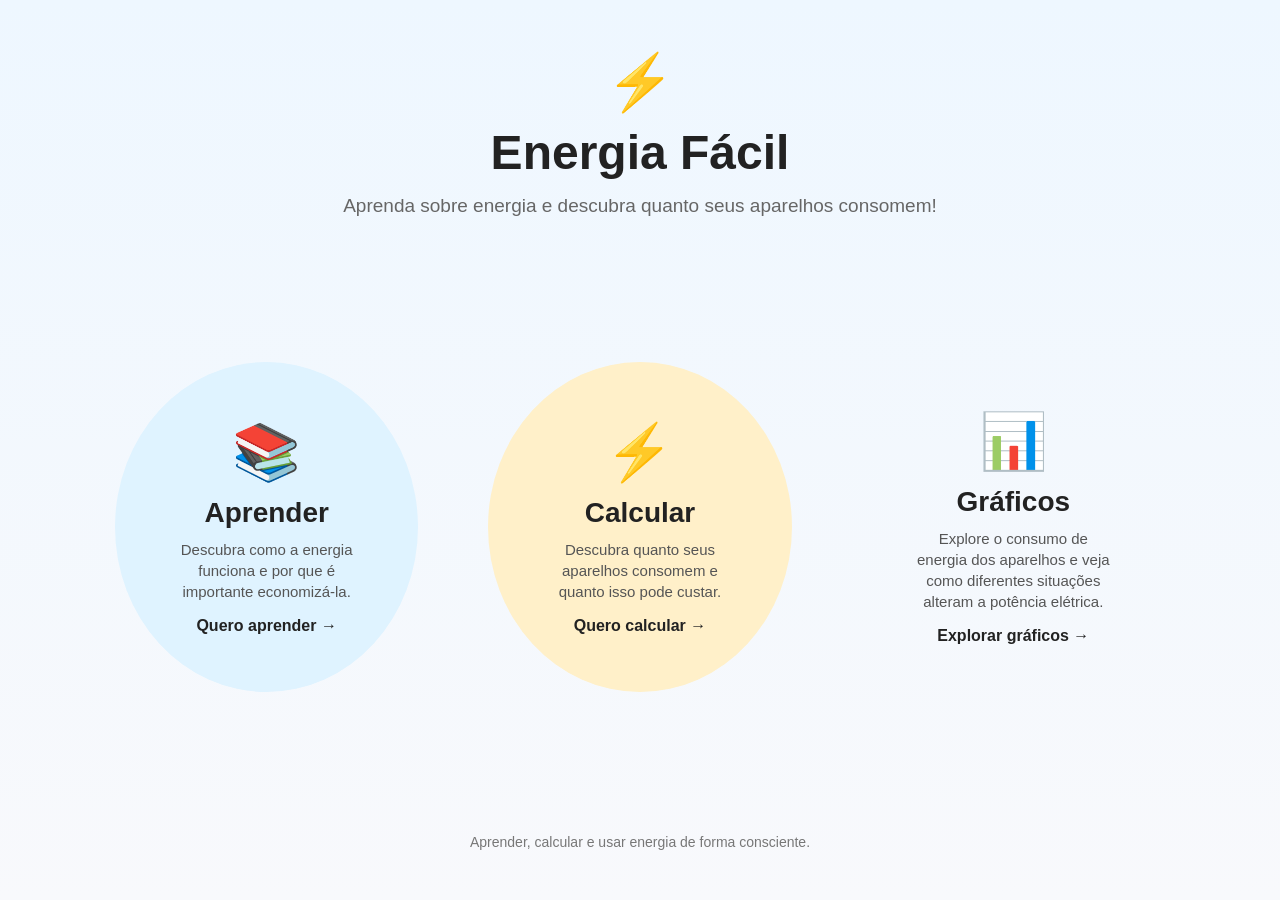
<file: Bolsa2/index.html>
<!DOCTYPE html>
<html lang="pt-BR">

<head>
    <meta charset="UTF-8">
    <meta name="viewport" content="width=device-width, initial-scale=1.0">

    <title>Energia Fácil</title>

    <link rel="stylesheet" href="css/style.css">
    <link rel="stylesheet" href="css/home.css">
</head>

<body class="home">

    <main class="home-container">
        
        <!-- APRESENTAÇÃO -->
        <section class="home-intro">

            <div class="home-icon">
                ⚡
            </div>

            <h1>Energia Fácil</h1>

            <p>
                Aprenda sobre energia e descubra quanto seus aparelhos consomem!
            </p>

        </section>


        <!-- OPÇÕES PRINCIPAIS -->
        <section class="home-opcoes">

            <!-- PÁGINA TEÓRICA -->
            <a href="html/teoria.html" class="opcao-circulo teoria">

                <div class="opcao-icone">
                    📚
                </div>

                <h2>Aprender</h2>

                <p>
                    Descubra como a energia funciona
                    e por que é importante economizá-la.
                </p>

                <span class="opcao-link">
                    Quero aprender →
                </span>

            </a>


            <!-- CALCULADORA -->
            <a href="html/calculadora.html" class="opcao-circulo calculadora">

                <div class="opcao-icone">
                    ⚡
                </div>

                <h2>Calcular</h2>

                <p>
                    Descubra quanto seus aparelhos
                    consomem e quanto isso pode custar.
                </p>

                <span class="opcao-link">
                    Quero calcular →
                </span>

            </a>


            <!-- SIMULAÇÃO GRÁFICA -->
            <a href="html/graficos.html" class="opcao-circulo graficos">

                <div class="opcao-icone">
                    📊
                </div>

                <h2>Gráficos</h2>

                <p>
                    Explore o consumo de energia dos aparelhos
                    e veja como diferentes situações alteram
                    a potência elétrica.
                </p>

                <span class="opcao-link">
                    Explorar gráficos →
                </span>

            </a>

        </section>


        <!-- RODAPÉ -->
        <footer class="home-footer">

            <p>
                Aprender, calcular e usar energia de forma consciente.
            </p>

        </footer>

    </main>

</body>

</html>
</file>
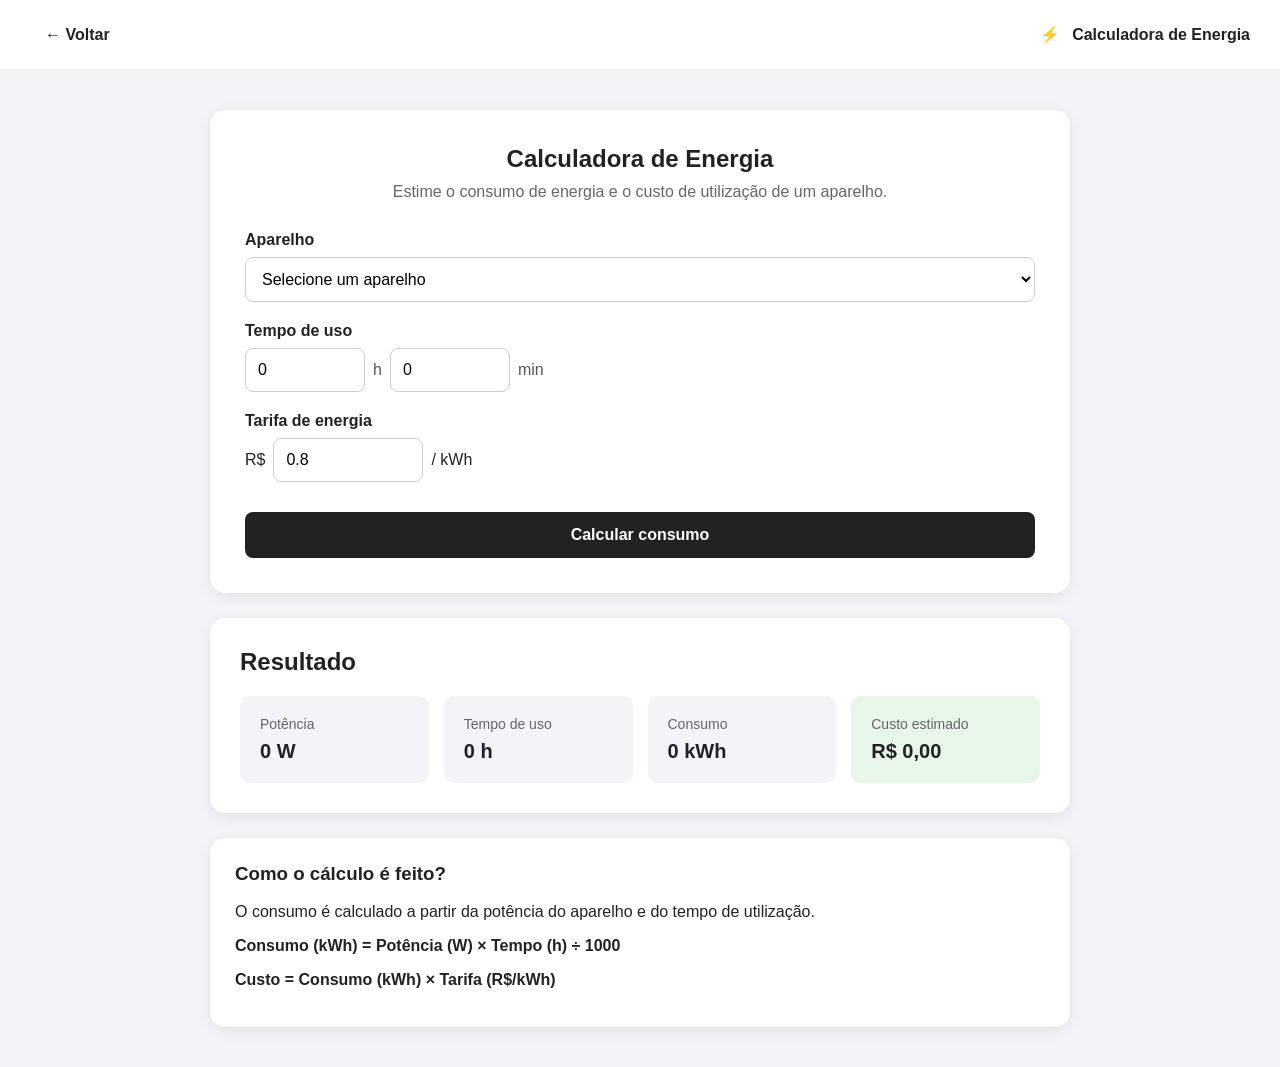
<file: Bolsa2/html/calculadora.html>
<!DOCTYPE html>
<html lang="pt-BR">

<head>
    <meta charset="UTF-8">
    <meta name="viewport" content="width=device-width, initial-scale=1.0">

    <title>Calculadora de Energia</title>

    <link rel="stylesheet" href="../css/style.css">
    <link rel="stylesheet" href="../css/calculadora.css">
</head>

<body>

    <header class="pagina-header">

        <a href="../index.html" class="voltar">
            ← Voltar
        </a>

        <div>
            <span class="header-icone">⚡</span>
            <span>Calculadora de Energia</span>
        </div>

    </header>


    <main class="container">

        <!-- CALCULADORA -->
        <section class="card">

            <h1>Calculadora de Energia</h1>

            <p class="descricao">
                Estime o consumo de energia e o custo de utilização de um aparelho.
            </p>


            <div class="formulario">

                <!-- APARELHO -->
                <div class="campo">

                    <label for="aparelho">
                        Aparelho
                    </label>

                    <select id="aparelho">

                        <option value="">
                            Selecione um aparelho
                        </option>

                        <option value="geladeira">
                            Geladeira
                        </option>

                        <option value="chuveiro">
                            Chuveiro
                        </option>

                        <option value="forno">
                            Forno elétrico
                        </option>

                        <option value="freezer">
                            Freezer
                        </option>

                        <option value="airfryer">
                            Air Fryer
                        </option>

                        <option value="microondas">
                            Micro-ondas
                        </option>

                        <option value="televisao">
                            Televisão
                        </option>

                        <option value="computador">
                            Computador
                        </option>

                        <option value="ventilador">
                            Ventilador
                        </option>

                        <option value="arcondicionado">
                            Ar-condicionado
                        </option>

                    </select>

                </div>


                <!-- TEMPO -->
                <div class="campo">

                    <label for="horas">
                        Tempo de uso
                    </label>

                    <div class="tempo">

                        <input
                            type="number"
                            id="horas"
                            min="0"
                            value="0"
                            placeholder="Horas"
                        >

                        <span>h</span>


                        <input
                            type="number"
                            id="minutos"
                            min="0"
                            max="59"
                            value="0"
                            placeholder="Minutos"
                        >

                        <span>min</span>

                    </div>

                </div>


                <!-- TARIFA -->
                <div class="campo">

                    <label for="tarifa">
                        Tarifa de energia
                    </label>

                    <div class="tarifa">

                        <span>R$</span>

                        <input
                            type="number"
                            id="tarifa"
                            value="0.80"
                            min="0"
                            step="0.01"
                        >

                        <span>/ kWh</span>

                    </div>

                </div>


                <!-- BOTÃO -->
                <button id="btnCalcular">
                    Calcular consumo
                </button>

            </div>

        </section>


        <!-- RESULTADO -->
        <section class="resultado" id="resultado">

            <h2>Resultado</h2>

            <div class="resultado-grid">

                <div class="resultado-item">

                    <span class="resultado-label">
                        Potência
                    </span>

                    <strong id="potenciaResultado">
                        0 W
                    </strong>

                </div>


                <div class="resultado-item">

                    <span class="resultado-label">
                        Tempo de uso
                    </span>

                    <strong id="tempoResultado">
                        0 h
                    </strong>

                </div>


                <div class="resultado-item">

                    <span class="resultado-label">
                        Consumo
                    </span>

                    <strong id="consumoResultado">
                        0 kWh
                    </strong>

                </div>


                <div class="resultado-item destaque">

                    <span class="resultado-label">
                        Custo estimado
                    </span>

                    <strong id="custoResultado">
                        R$ 0,00
                    </strong>

                </div>

            </div>

        </section>


        <!-- EXPLICAÇÃO -->
        <section class="informacao">

            <h3>
                Como o cálculo é feito?
            </h3>

            <p>
                O consumo é calculado a partir da potência do aparelho
                e do tempo de utilização.
            </p>

            <p>
                <strong>
                    Consumo (kWh) = Potência (W) × Tempo (h) ÷ 1000
                </strong>
            </p>

            <p>
                <strong>
                    Custo = Consumo (kWh) × Tarifa (R$/kWh)
                </strong>
            </p>

        </section>

    </main>


    <!-- JAVASCRIPT -->
    <script src="../js/controller.js"></script>

</body>

</html>
</file>
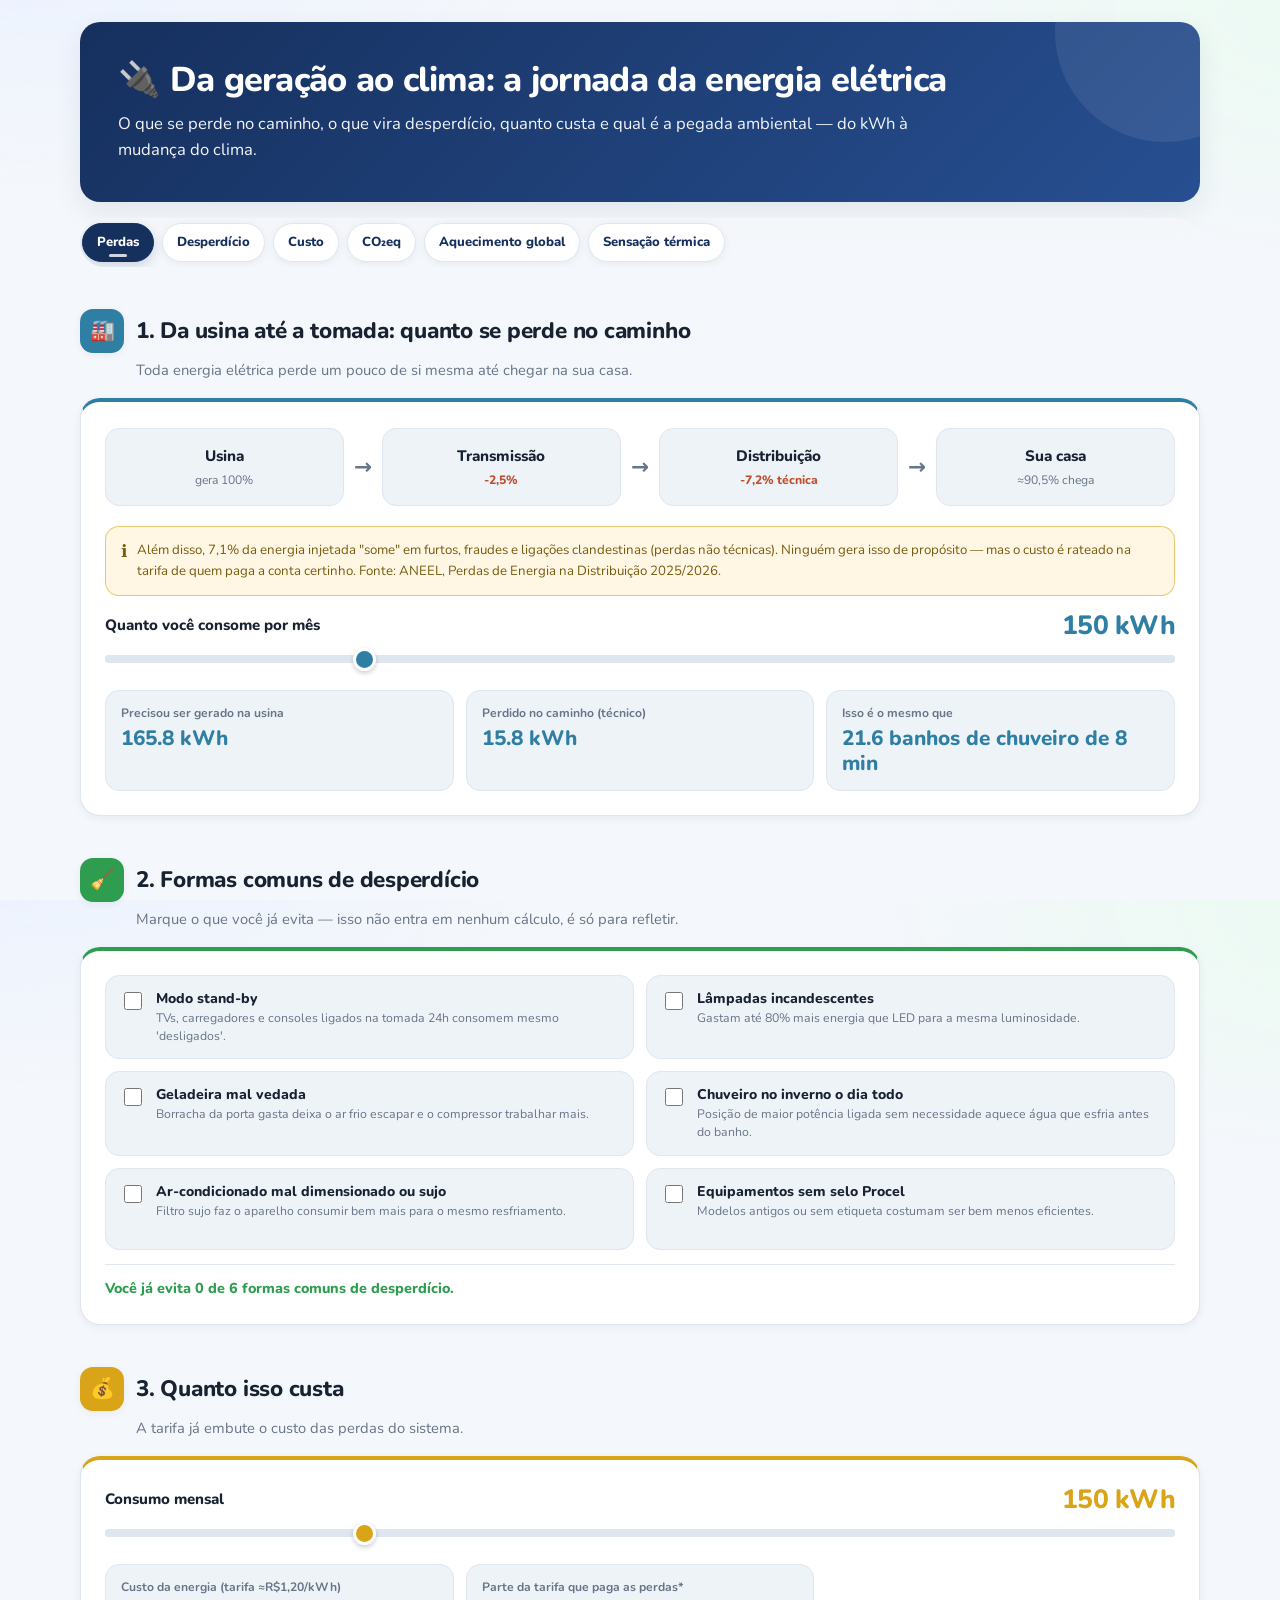
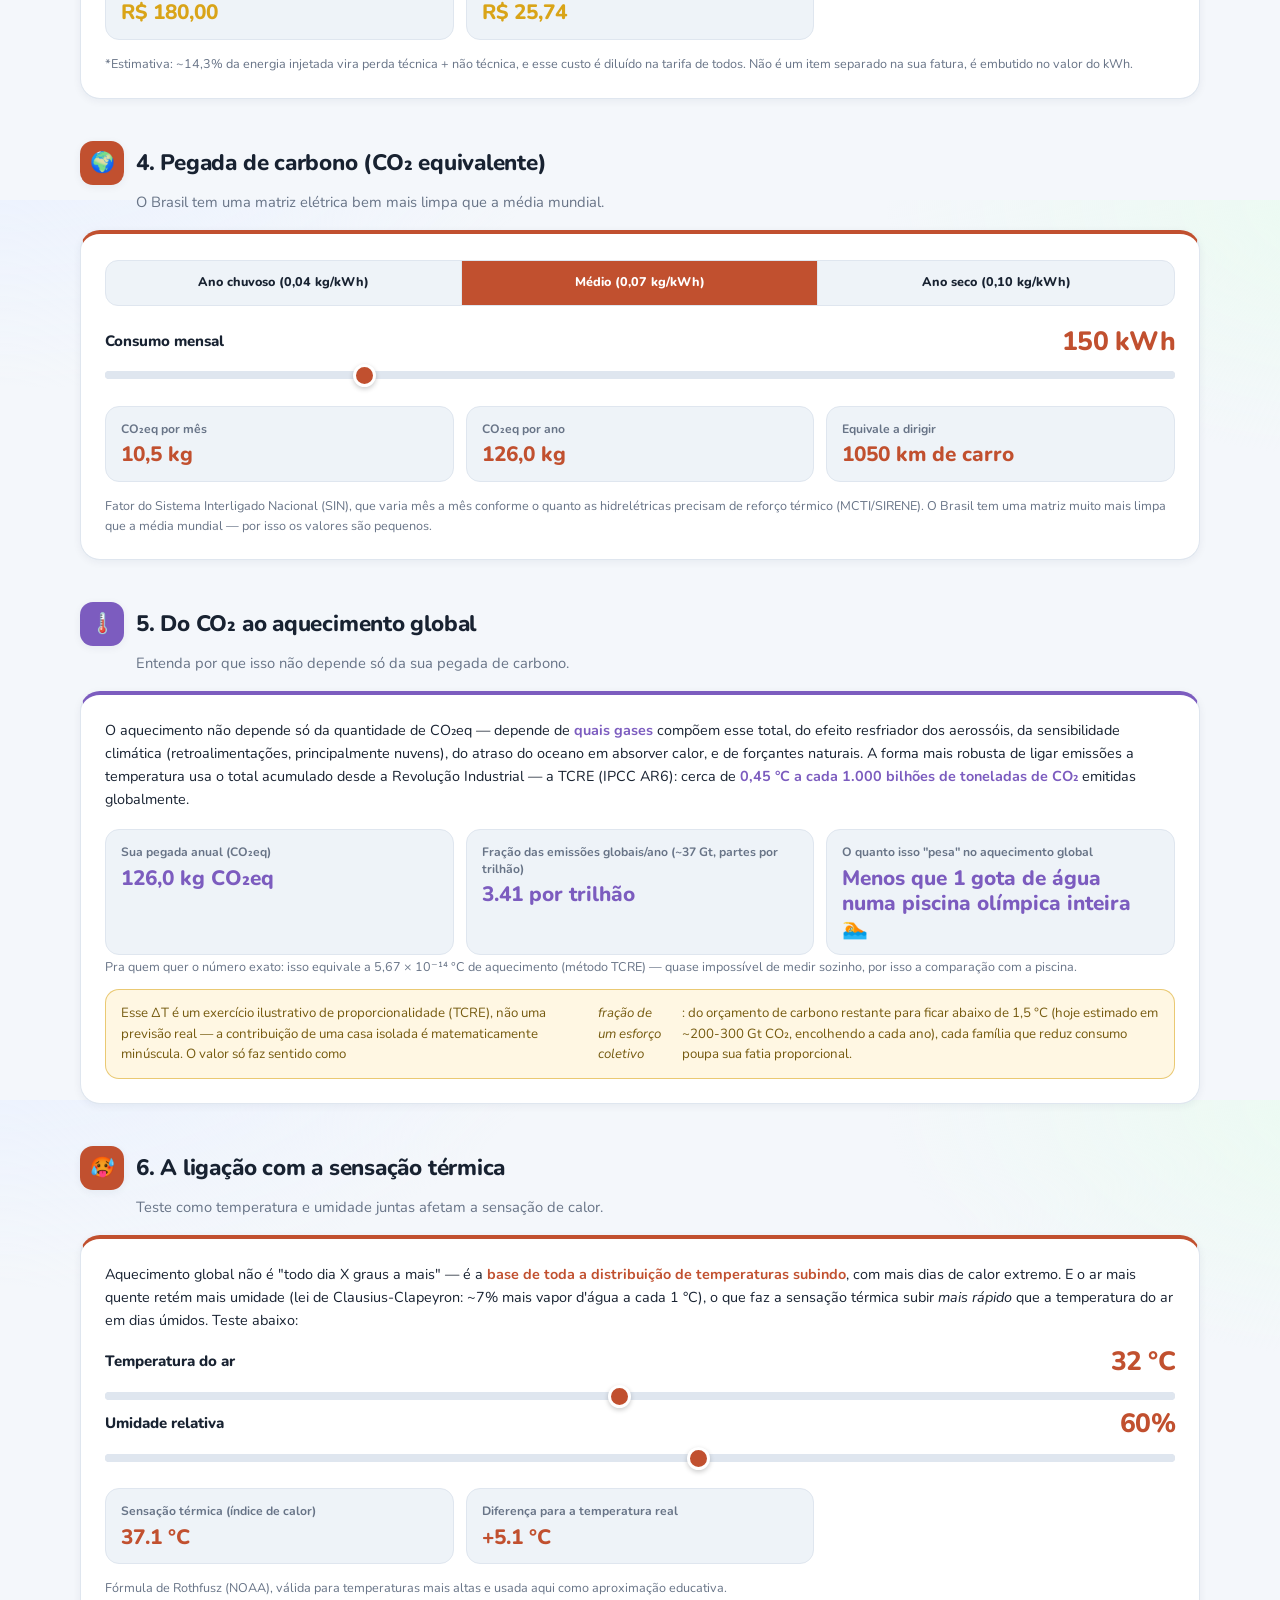
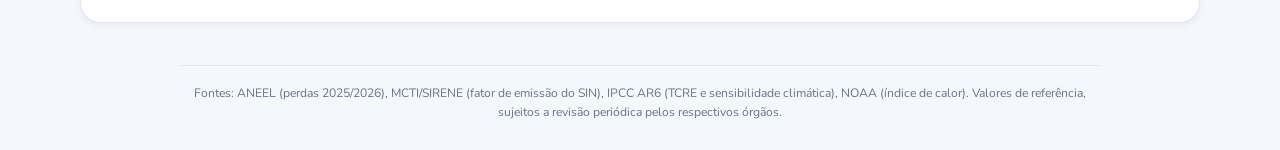
<file: Bolsa2/html/energia.html>
<!DOCTYPE html>
<html lang="pt-BR">
<head>
  <meta charset="utf-8">
  <meta name="viewport" content="width=device-width, initial-scale=1, viewport-fit=cover">
  <title>Da geração ao clima: a jornada da energia elétrica</title>

  <link rel="preconnect" href="https://fonts.googleapis.com">
  <link href="https://fonts.googleapis.com/css2?family=Nunito:wght@400;600;700;800&display=swap" rel="stylesheet">

  <link rel="stylesheet" href="../css/energia.css">
</head>

<body>
  <div class="wrap">

    <header>
      <h1>🔌 Da geração ao clima: a jornada da energia elétrica</h1>
      <p>O que se perde no caminho, o que vira desperdício, quanto custa e qual é a pegada ambiental — do kWh à mudança do clima.</p>
    </header>

    <nav>
      <a href="#fluxo">Perdas</a>
      <a href="#desperdicio">Desperdício</a>
      <a href="#custo">Custo</a>
      <a href="#co2">CO₂eq</a>
      <a href="#clima">Aquecimento global</a>
      <a href="#termica">Sensação térmica</a>
    </nav>

    <section id="fluxo" style="--accent:var(--blue)">
      <div class="h2wrap">
        <div class="icon" style="background:var(--blue)">🏭</div>
        <h2>1. Da usina até a tomada: quanto se perde no caminho</h2>
      </div>

      <p class="sub">
        Toda energia elétrica perde um pouco de si mesma até chegar na sua casa.
      </p>

      <div class="card">
        <div class="flow">
          <div class="node">
            <b>Usina</b>
            <small>gera 100%</small>
          </div>

          <div class="arrow">→</div>

          <div class="node">
            <b>Transmissão</b>
            <small class="loss">-2,5%</small>
          </div>

          <div class="arrow">→</div>

          <div class="node">
            <b>Distribuição</b>
            <small class="loss">-7,2% técnica</small>
          </div>

          <div class="arrow">→</div>

          <div class="node">
            <b>Sua casa</b>
            <small>≈90,5% chega</small>
          </div>
        </div>

        <div class="warn">
          <b>ℹ️</b>
          <span>
            Além disso, 7,1% da energia injetada "some" em furtos, fraudes e ligações clandestinas
            (perdas não técnicas). Ninguém gera isso de propósito — mas o custo é rateado na tarifa
            de quem paga a conta certinho. Fonte: ANEEL, Perdas de Energia na Distribuição 2025/2026.
          </span>
        </div>

        <div class="big" style="margin-top:14px">
          <span>Quanto você consome por mês</span>
          <output id="kwhOut1">150 kWh</output>
        </div>

        <input type="range" id="kwh1" min="10" max="600" step="1" value="150">

        <div class="res">
          <div>
            <small>Precisou ser gerado na usina</small>
            <strong id="gerado">-</strong>
          </div>

          <div>
            <small>Perdido no caminho (técnico)</small>
            <strong id="perdido">-</strong>
          </div>

          <div>
            <small>Isso é o mesmo que</small>
            <strong id="perdidoComp">-</strong>
          </div>
        </div>
      </div>
    </section>

    <section id="desperdicio" style="--accent:var(--green)">
      <div class="h2wrap">
        <div class="icon" style="background:var(--green)">🧹</div>
        <h2>2. Formas comuns de desperdício</h2>
      </div>

      <p class="sub">
        Marque o que você já evita — isso não entra em nenhum cálculo, é só para refletir.
      </p>

      <div class="card">
        <div class="grid2" id="waste"></div>
        <div class="tally" id="tally"></div>
      </div>
    </section>

    <section id="custo" style="--accent:var(--amber)">
      <div class="h2wrap">
        <div class="icon" style="background:var(--amber)">💰</div>
        <h2>3. Quanto isso custa</h2>
      </div>

      <p class="sub">
        A tarifa já embute o custo das perdas do sistema.
      </p>

      <div class="card">
        <div class="big">
          <span>Consumo mensal</span>
          <output id="kwhOut2">150 kWh</output>
        </div>

        <input type="range" id="kwh2" min="10" max="600" step="1" value="150">

        <div class="res">
          <div>
            <small>Custo da energia (tarifa ≈R$1,20/kWh)</small>
            <strong id="custoE">-</strong>
          </div>

          <div>
            <small>Parte da tarifa que paga as perdas*</small>
            <strong id="custoPerda">-</strong>
          </div>
        </div>

        <div class="note">
          *Estimativa: ~14,3% da energia injetada vira perda técnica + não técnica, e esse custo é
          diluído na tarifa de todos. Não é um item separado na sua fatura, é embutido no valor do kWh.
        </div>
      </div>
    </section>

    <section id="co2" style="--accent:var(--red)">
      <div class="h2wrap">
        <div class="icon" style="background:var(--red)">🌍</div>
        <h2>4. Pegada de carbono (CO₂ equivalente)</h2>
      </div>

      <p class="sub">
        O Brasil tem uma matriz elétrica bem mais limpa que a média mundial.
      </p>

      <div class="card">
        <div class="seg" id="matrizSeg">
          <button data-f="0.04" class="">Ano chuvoso (0,04 kg/kWh)</button>
          <button data-f="0.07" class="on">Médio (0,07 kg/kWh)</button>
          <button data-f="0.10" class="">Ano seco (0,10 kg/kWh)</button>
        </div>

        <div class="big">
          <span>Consumo mensal</span>
          <output id="kwhOut3">150 kWh</output>
        </div>

        <input type="range" id="kwh3" min="10" max="600" step="1" value="150">

        <div class="res">
          <div>
            <small>CO₂eq por mês</small>
            <strong id="co2mes">-</strong>
          </div>

          <div>
            <small>CO₂eq por ano</small>
            <strong id="co2ano">-</strong>
          </div>

          <div>
            <small>Equivale a dirigir</small>
            <strong id="co2km">-</strong>
          </div>
        </div>

        <div class="note">
          Fator do Sistema Interligado Nacional (SIN), que varia mês a mês conforme o quanto as
          hidrelétricas precisam de reforço térmico (MCTI/SIRENE). O Brasil tem uma matriz muito mais
          limpa que a média mundial — por isso os valores são pequenos.
        </div>
      </div>
    </section>

    <section id="clima" style="--accent:var(--purple)">
      <div class="h2wrap">
        <div class="icon" style="background:var(--purple)">🌡️</div>
        <h2>5. Do CO₂ ao aquecimento global</h2>
      </div>

      <p class="sub">
        Entenda por que isso não depende só da sua pegada de carbono.
      </p>

      <div class="card">
        <p style="font-size:.9rem;margin-top:0">
          O aquecimento não depende só da quantidade de CO₂eq — depende de <b>quais gases</b>
          compõem esse total, do efeito resfriador dos aerossóis, da sensibilidade climática
          (retroalimentações, principalmente nuvens), do atraso do oceano em absorver calor, e de
          forçantes naturais. A forma mais robusta de ligar emissões a temperatura usa o total acumulado
          desde a Revolução Industrial — a TCRE (IPCC AR6): cerca de <b>0,45 °C a cada 1.000 bilhões
          de toneladas de CO₂</b> emitidas globalmente.
        </p>

        <div class="res">
          <div>
            <small>Sua pegada anual (CO₂eq)</small>
            <strong id="pegadaAno">-</strong>
          </div>

          <div>
            <small>Fração das emissões globais/ano (~37 Gt, partes por trilhão)</small>
            <strong id="fracaoGlobal">-</strong>
          </div>

          <div>
            <small>O quanto isso "pesa" no aquecimento global</small>
            <strong id="deltaT">-</strong>
          </div>
        </div>

        <div class="note" id="deltaTNote" style="margin-top:2px"></div>

        <div class="warn" style="margin-top:12px">
          Esse ΔT é um exercício ilustrativo de proporcionalidade (TCRE), não uma previsão real —
          a contribuição de uma casa isolada é matematicamente minúscula. O valor só faz sentido como
          <i>fração de um esforço coletivo</i>: do orçamento de carbono restante para ficar abaixo de
          1,5 °C (hoje estimado em ~200-300 Gt CO₂, encolhendo a cada ano), cada família que reduz
          consumo poupa sua fatia proporcional.
        </div>
      </div>
    </section>

    <section id="termica" style="--accent:var(--red)">
      <div class="h2wrap">
        <div class="icon" style="background:var(--red)">🥵</div>
        <h2>6. A ligação com a sensação térmica</h2>
      </div>

      <p class="sub">
        Teste como temperatura e umidade juntas afetam a sensação de calor.
      </p>

      <div class="card">
        <p style="font-size:.9rem;margin-top:0">
          Aquecimento global não é "todo dia X graus a mais" — é a <b>base de toda a distribuição
          de temperaturas subindo</b>, com mais dias de calor extremo. E o ar mais quente retém mais
          umidade (lei de Clausius-Clapeyron: ~7% mais vapor d'água a cada 1 °C), o que faz a sensação
          térmica subir <i>mais rápido</i> que a temperatura do ar em dias úmidos. Teste abaixo:
        </p>

        <div class="big">
          <span>Temperatura do ar</span>
          <output id="tempOut">32 °C</output>
        </div>

        <input type="range" id="temp" min="20" max="45" step="1" value="32">

        <div class="big">
          <span>Umidade relativa</span>
          <output id="humOut">60%</output>
        </div>

        <input type="range" id="hum" min="10" max="100" step="1" value="60">

        <div class="res">
          <div>
            <small>Sensação térmica (índice de calor)</small>
            <strong id="heatIdx">-</strong>
          </div>

          <div>
            <small>Diferença para a temperatura real</small>
            <strong id="heatDiff">-</strong>
          </div>
        </div>

        <div class="note">
          Fórmula de Rothfusz (NOAA), válida para temperaturas mais altas e usada aqui como aproximação educativa.
        </div>
      </div>
    </section>

    <footer>
      Fontes: ANEEL (perdas 2025/2026), MCTI/SIRENE (fator de emissão do SIN),
      IPCC AR6 (TCRE e sensibilidade climática), NOAA (índice de calor).
      Valores de referência, sujeitos a revisão periódica pelos respectivos órgãos.
    </footer>

  </div>

  <script src="../js/energia.js"></script>
</body>
</html>
</file>
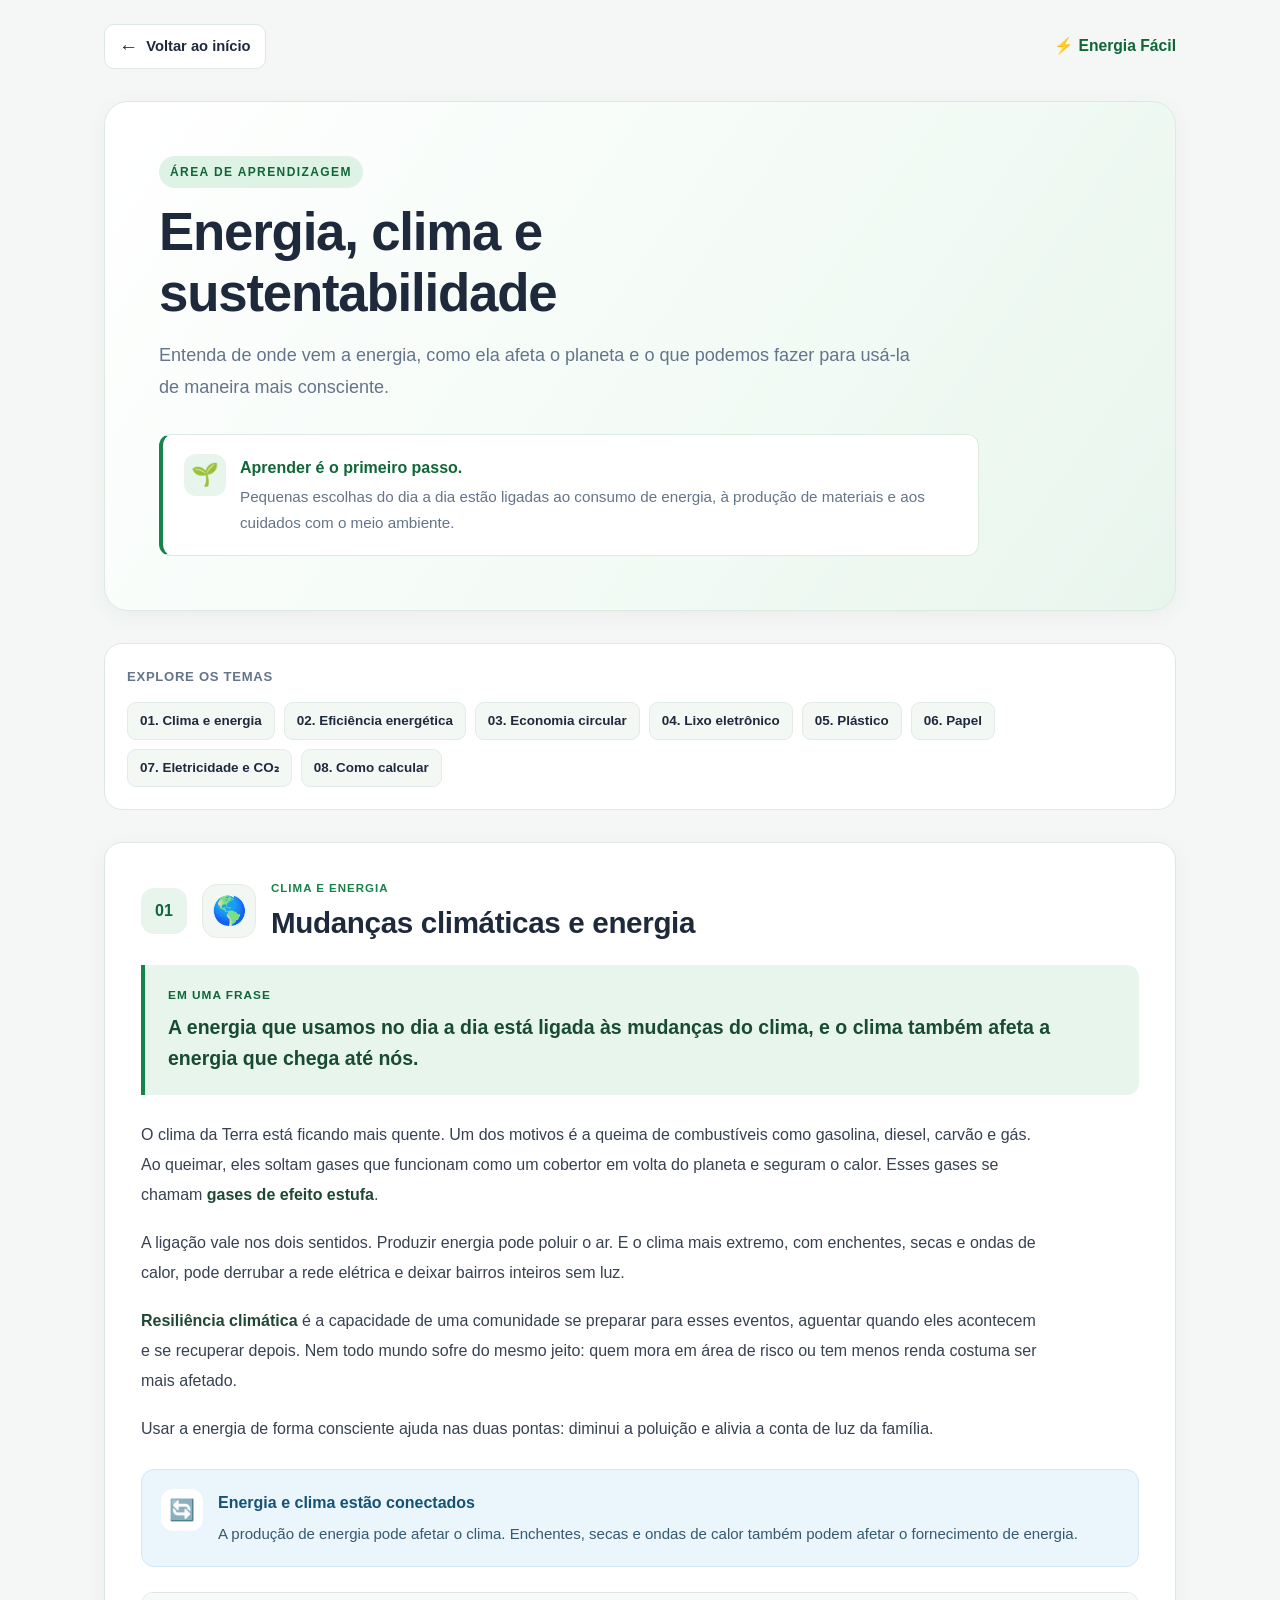
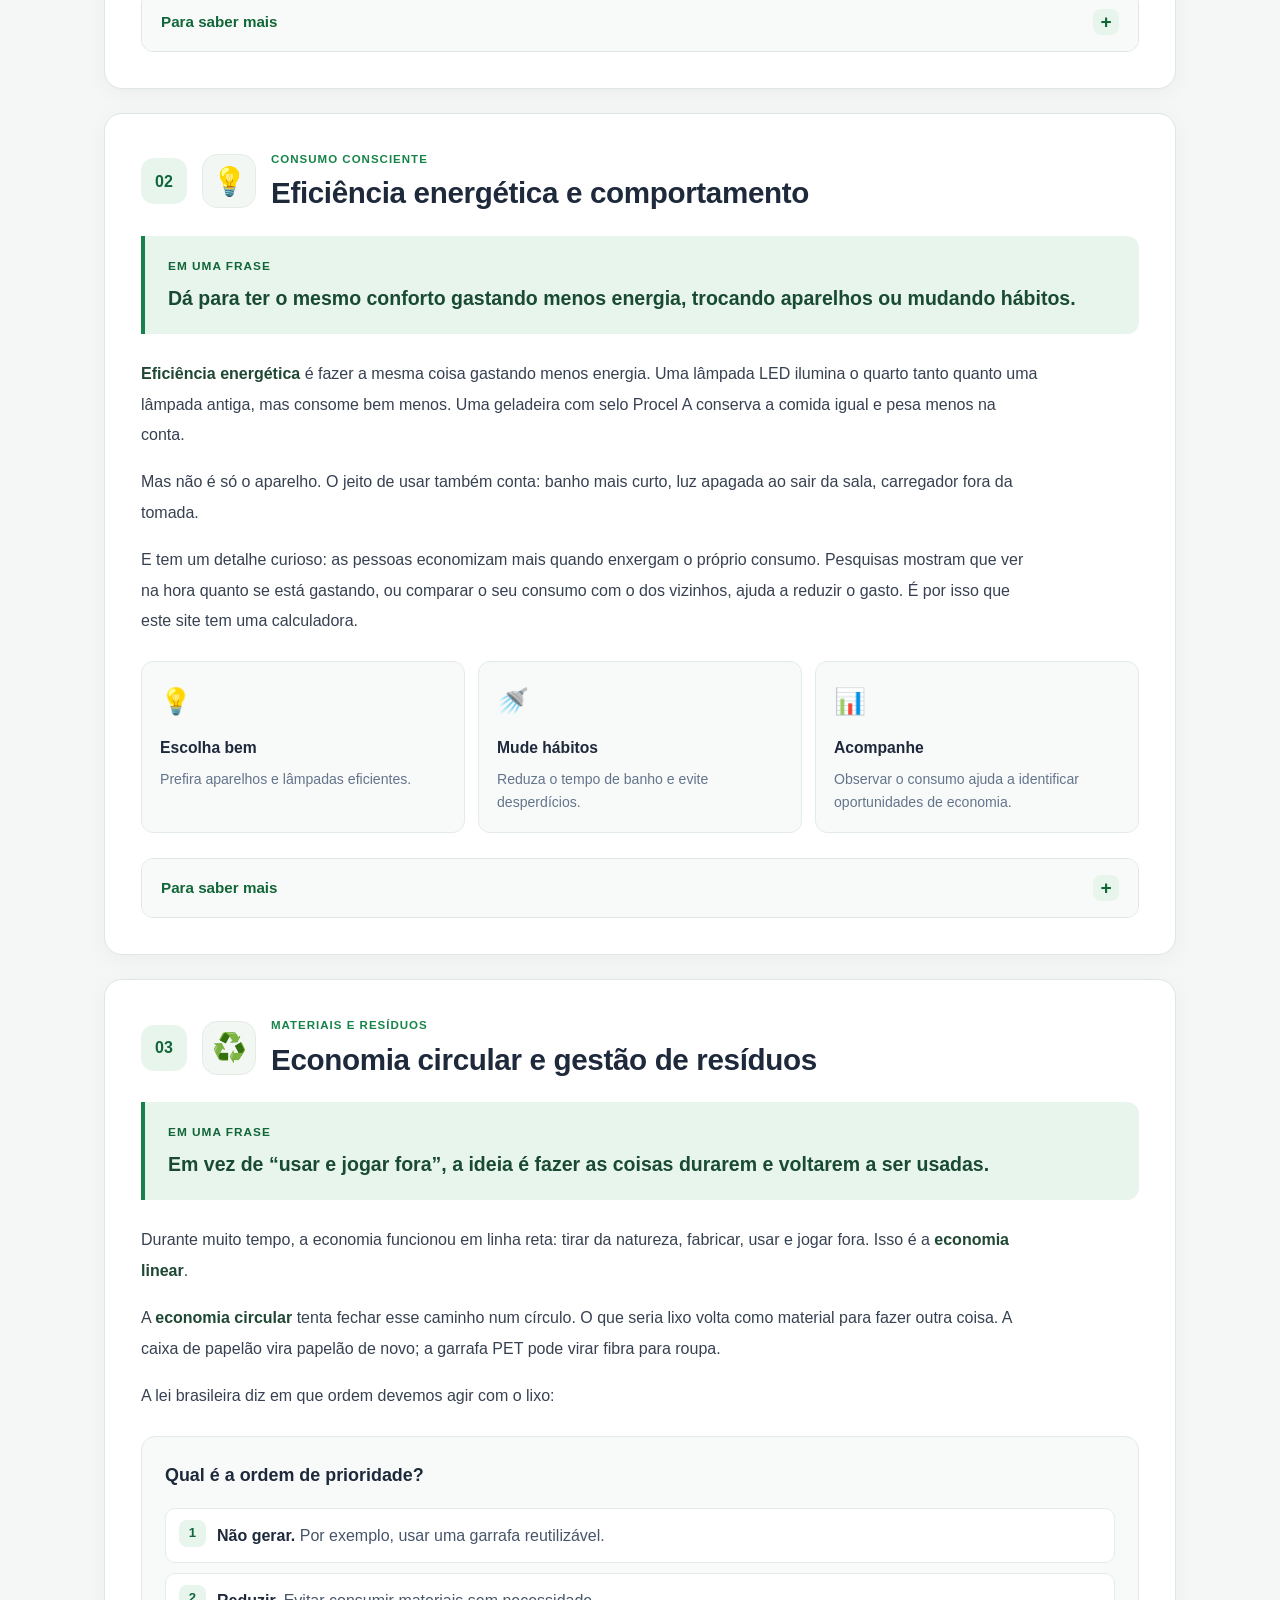
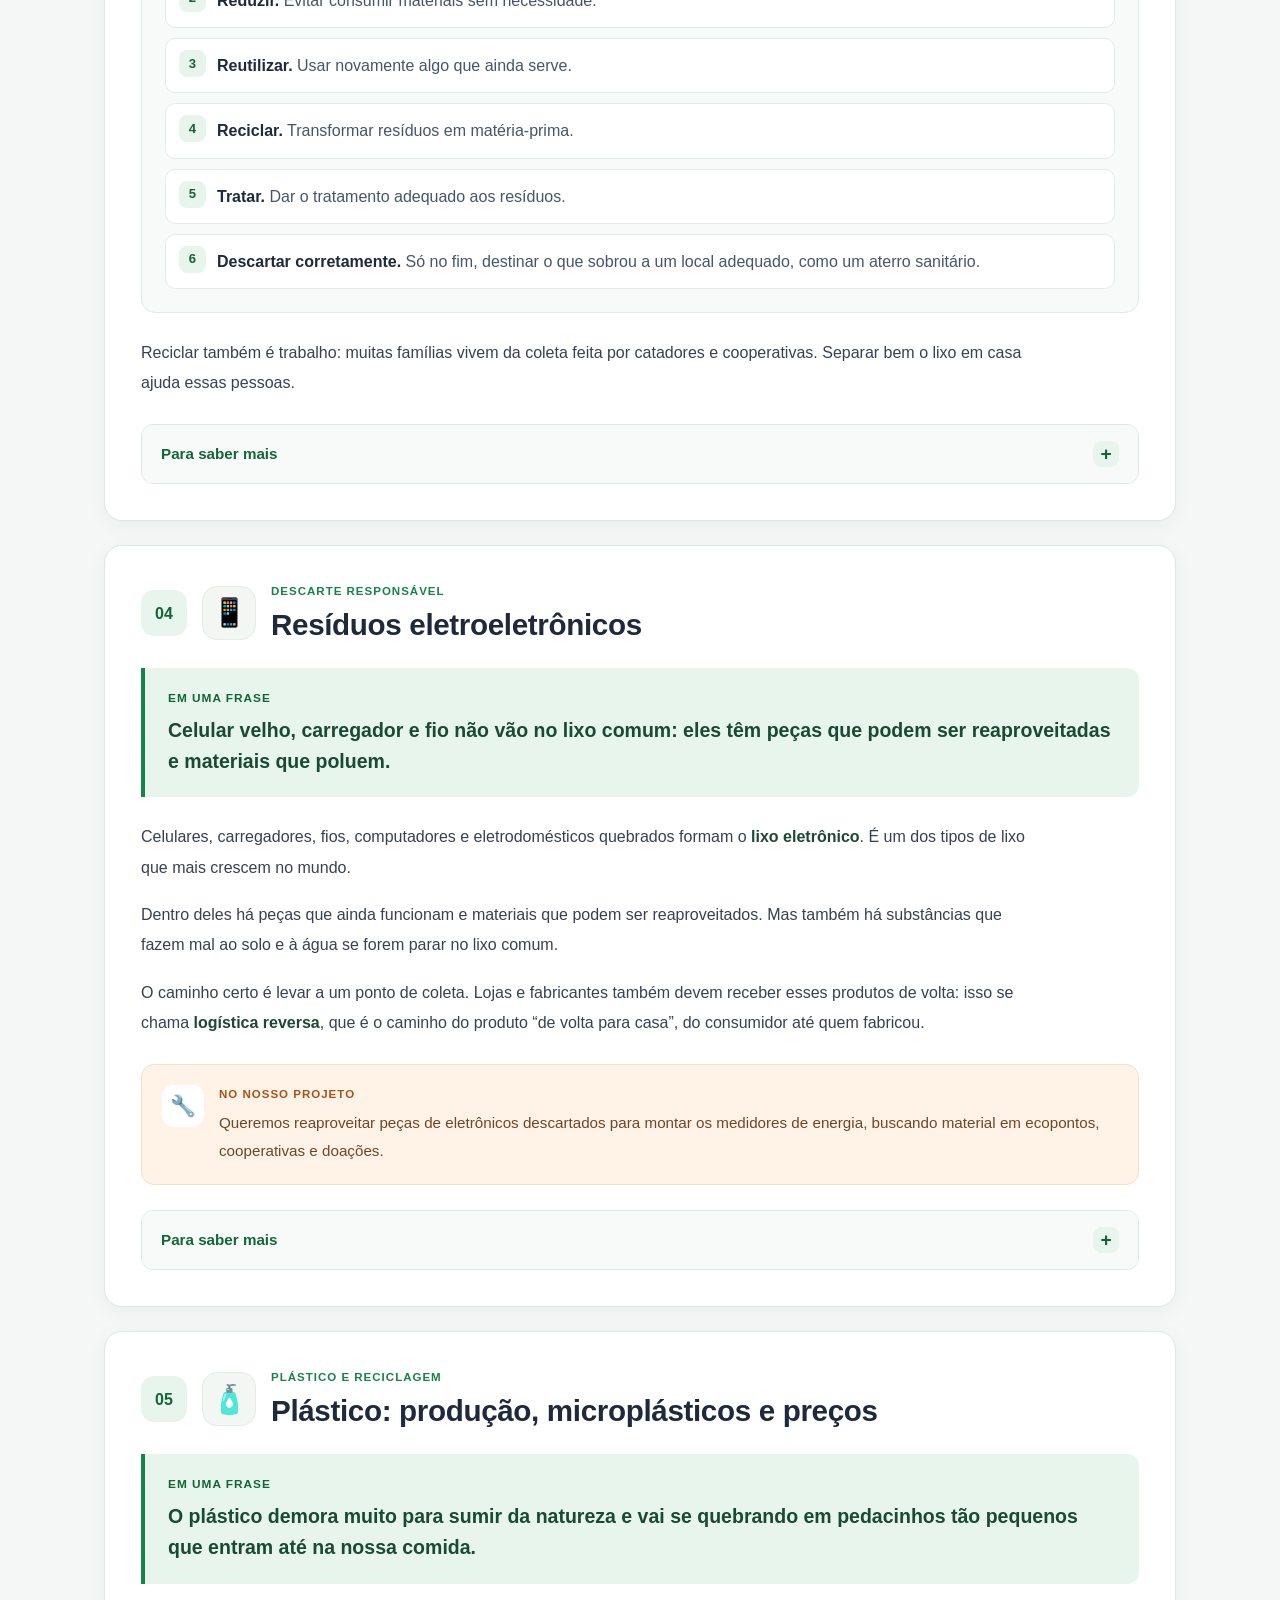
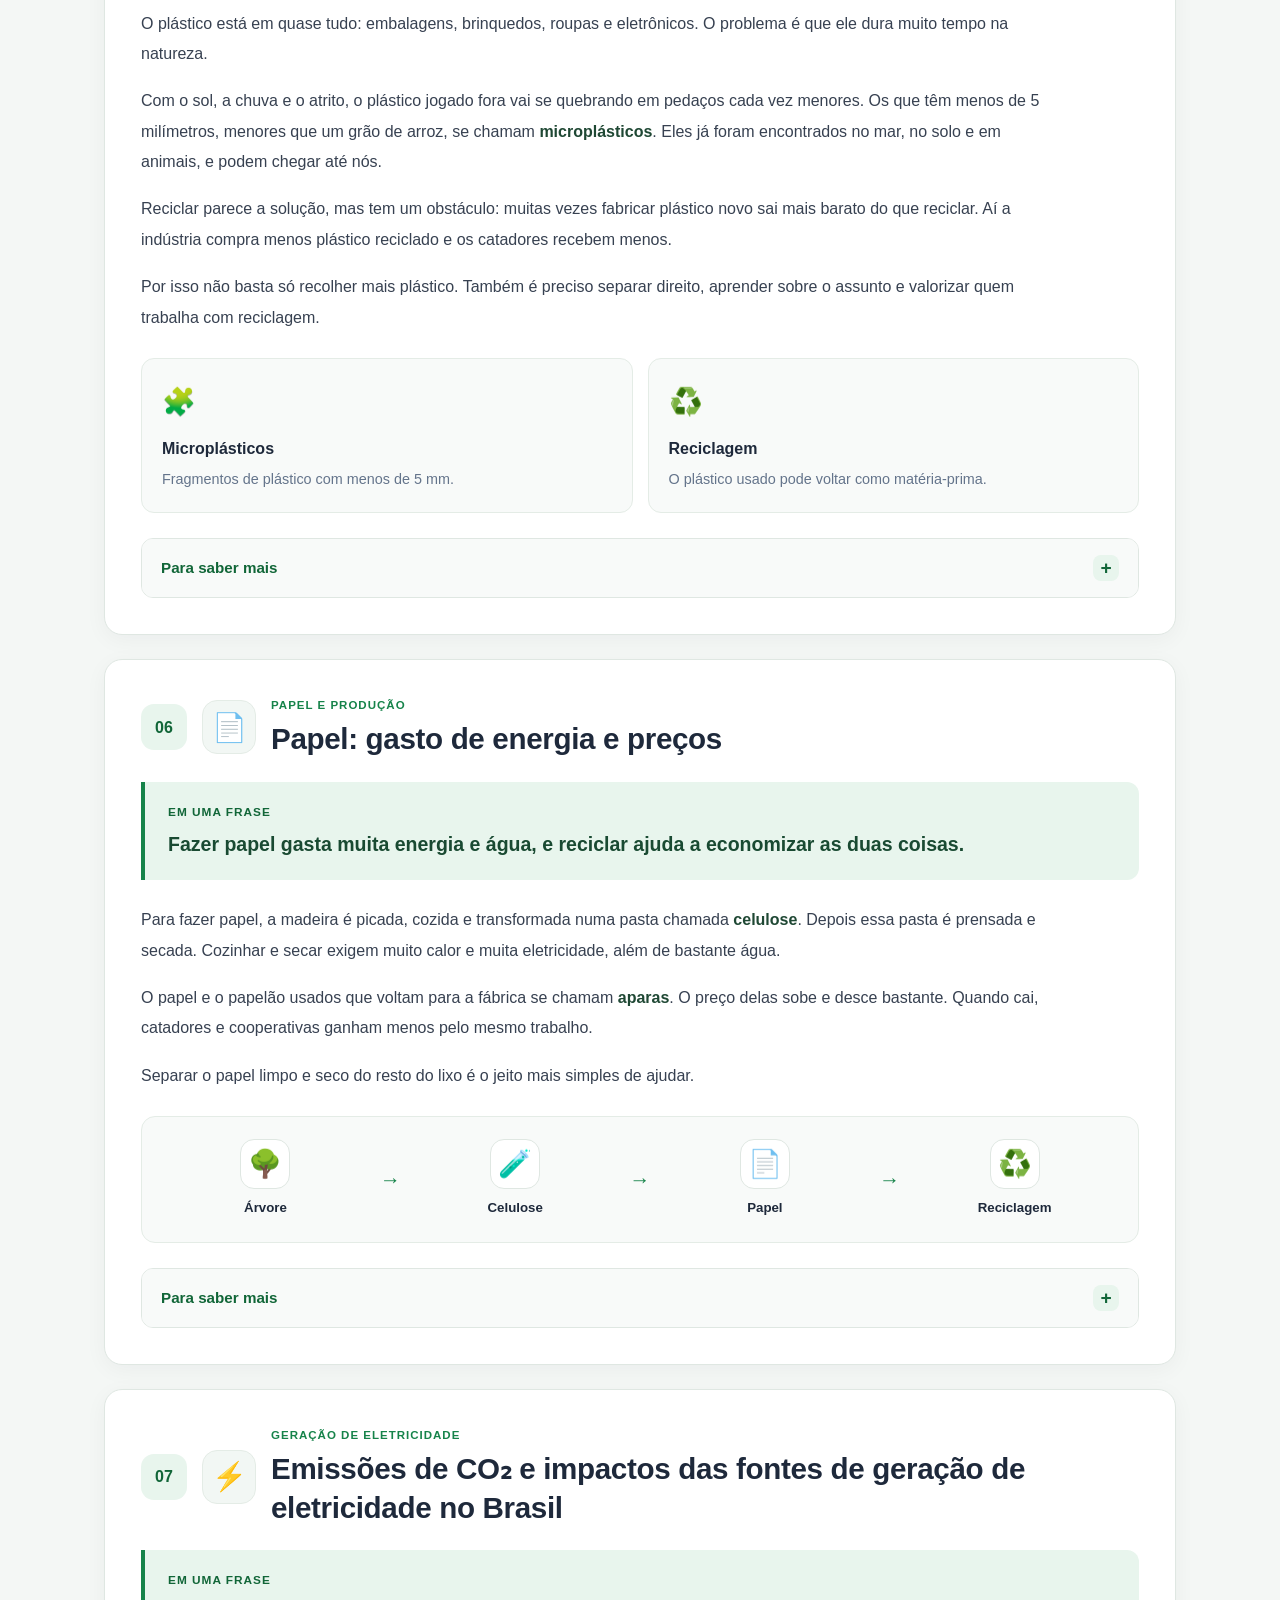
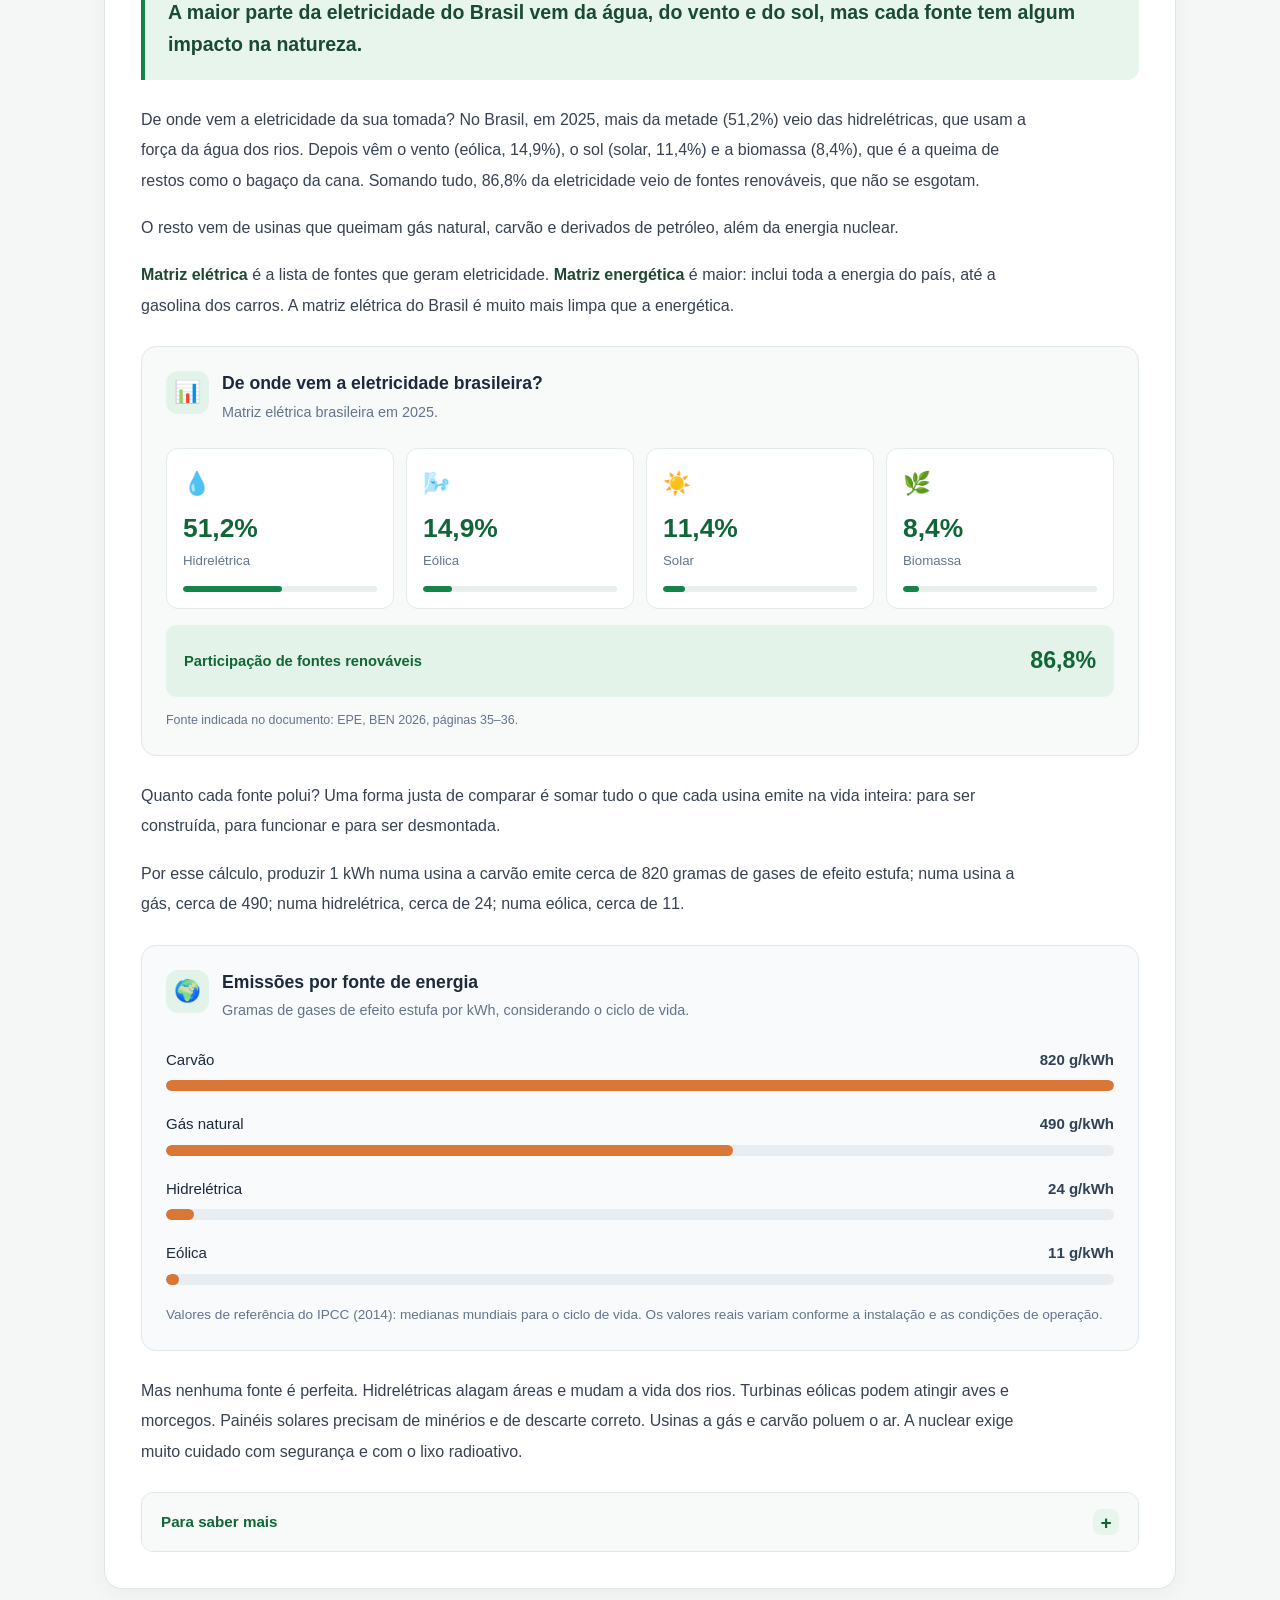
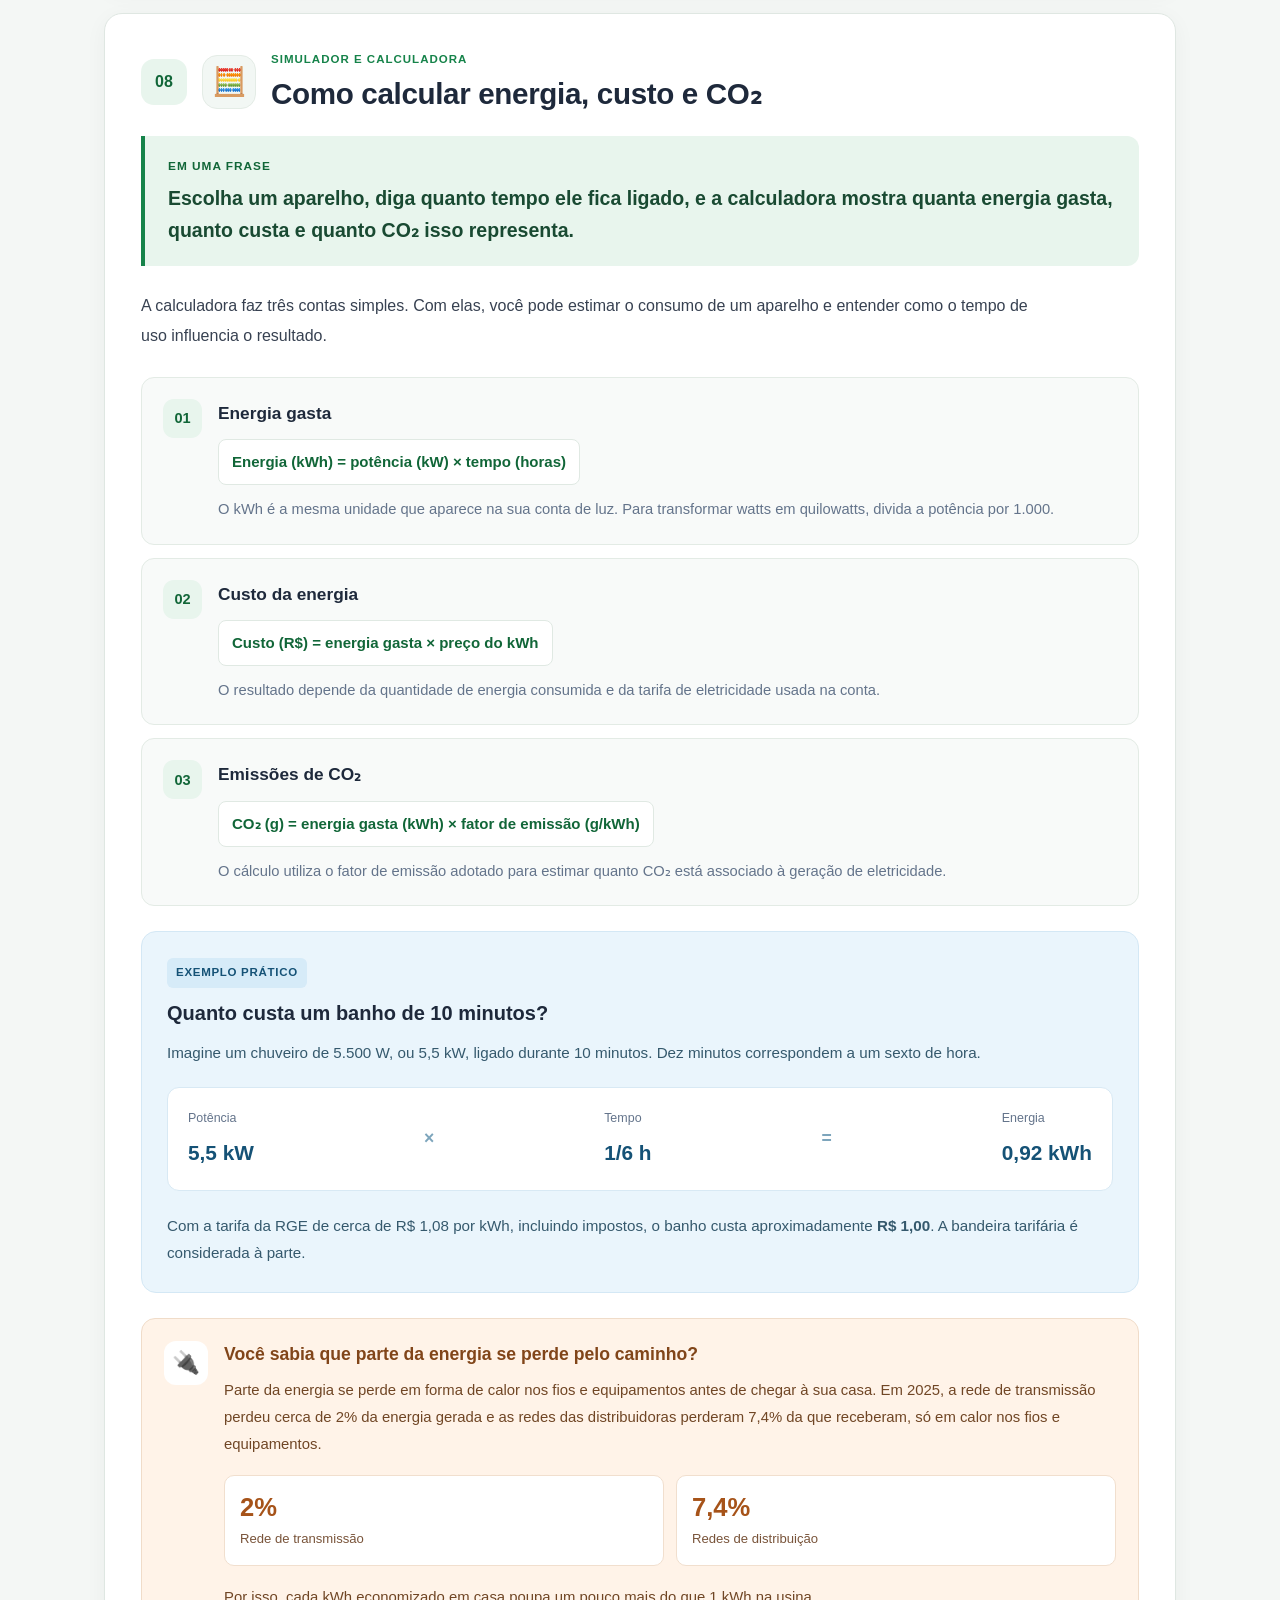
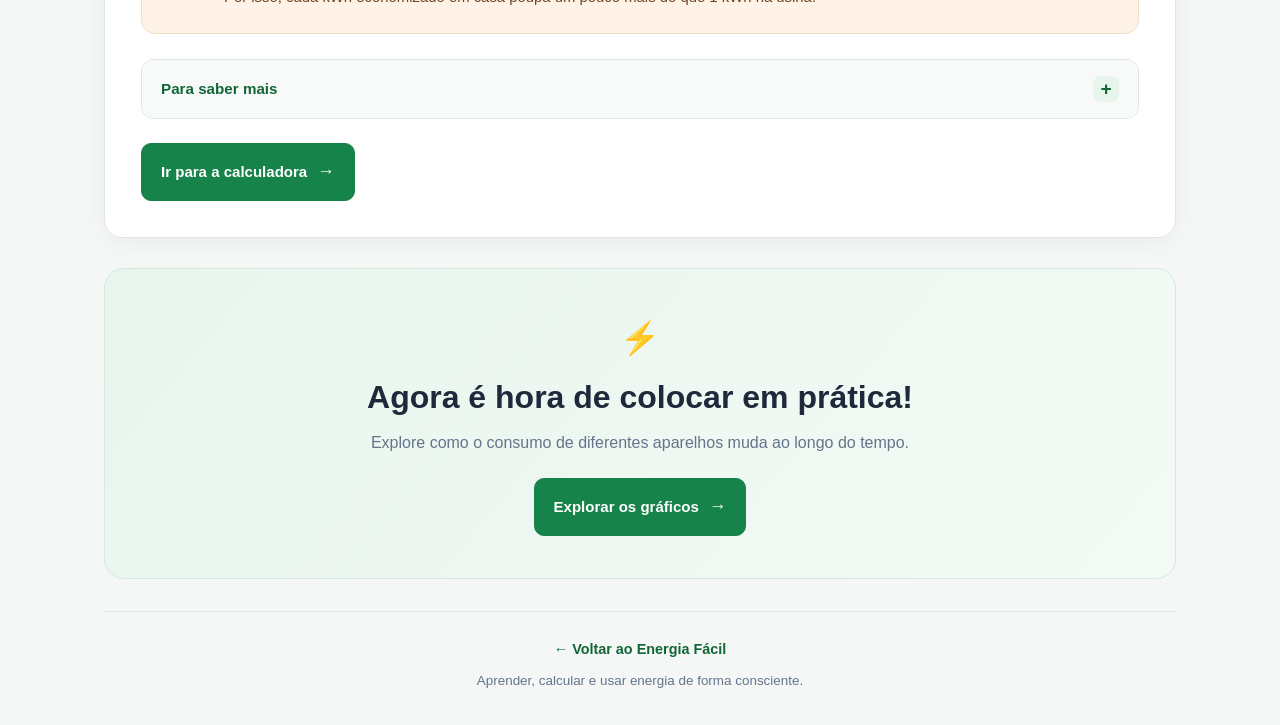
<file: Bolsa2/html/teoria.html>
<!DOCTYPE html>
<html lang="pt-BR">

<head>
    <meta charset="UTF-8">
    <meta name="viewport" content="width=device-width, initial-scale=1.0">

    <meta
        name="description"
        content="Aprenda sobre energia, mudanças climáticas, eficiência energética, reciclagem e sustentabilidade."
    >

    <title>Aprender | Energia Fácil</title>

    <link rel="stylesheet" href="../css/style.css">
    <link rel="stylesheet" href="../css/teoria.css">
</head>

<body class="teoria-page">

    <main class="teoria-container">

        <!-- NAVEGAÇÃO -->
        <nav class="teoria-topbar" aria-label="Navegação principal">
            <a href="../index.html" class="teoria-back">
                <span aria-hidden="true">←</span>
                Voltar ao início
            </a>

            <span class="teoria-brand">
                ⚡ Energia Fácil
            </span>
        </nav>


        <!-- APRESENTAÇÃO -->
        <header class="teoria-hero">

            <span class="teoria-eyebrow">
                ÁREA DE APRENDIZAGEM
            </span>

            <h1>
                Energia, clima e sustentabilidade
            </h1>

            <p class="teoria-hero-description">
                Entenda de onde vem a energia, como ela afeta
                o planeta e o que podemos fazer para usá-la
                de maneira mais consciente.
            </p>

            <div class="teoria-hero-highlight">
                <span class="teoria-highlight-icon" aria-hidden="true">
                    🌱
                </span>

                <div>
                    <strong>Aprender é o primeiro passo.</strong>

                    <p>
                        Pequenas escolhas do dia a dia estão ligadas
                        ao consumo de energia, à produção de materiais
                        e aos cuidados com o meio ambiente.
                    </p>
                </div>
            </div>

        </header>


        <!-- NAVEGAÇÃO PELOS TEMAS -->
        <nav class="teoria-nav-temas" aria-label="Navegar pelos temas">

            <span class="teoria-nav-label">
                Explore os temas
            </span>

            <div class="teoria-nav-links">

                <a href="#clima">01. Clima e energia</a>
                <a href="#eficiencia">02. Eficiência energética</a>
                <a href="#economia-circular">03. Economia circular</a>
                <a href="#eletronicos">04. Lixo eletrônico</a>
                <a href="#plastico">05. Plástico</a>
                <a href="#papel">06. Papel</a>
                <a href="#emissoes">07. Eletricidade e CO₂</a>
                <a href="#calculadora">08. Como calcular</a>

            </div>

        </nav>


        <!-- CONTEÚDO EDUCATIVO -->
        <div class="teoria-conteudo">


            <!-- =====================================
                 TEMA 1
            ====================================== -->

            <section
                id="clima"
                class="teoria-card"
                aria-labelledby="titulo-clima"
            >

                <div class="teoria-card-heading">

                    <span class="teoria-numero">01</span>

                    <span class="teoria-icone" aria-hidden="true">
                        🌎
                    </span>

                    <div>
                        <span class="teoria-categoria">
                            CLIMA E ENERGIA
                        </span>

                        <h2 id="titulo-clima">
                            Mudanças climáticas e energia
                        </h2>
                    </div>

                </div>

                <div class="teoria-resumo">
                    <span>EM UMA FRASE</span>

                    <p>
                        A energia que usamos no dia a dia está ligada
                        às mudanças do clima, e o clima também afeta
                        a energia que chega até nós.
                    </p>
                </div>

                <div class="teoria-texto">

                    <p>
                        O clima da Terra está ficando mais quente.
                        Um dos motivos é a queima de combustíveis como
                        gasolina, diesel, carvão e gás. Ao queimar,
                        eles soltam gases que funcionam como um cobertor
                        em volta do planeta e seguram o calor.
                        Esses gases se chamam <strong>gases de efeito estufa</strong>.
                    </p>

                    <p>
                        A ligação vale nos dois sentidos. Produzir energia
                        pode poluir o ar. E o clima mais extremo, com
                        enchentes, secas e ondas de calor, pode derrubar
                        a rede elétrica e deixar bairros inteiros sem luz.
                    </p>

                    <p>
                        <strong>Resiliência climática</strong> é a capacidade
                        de uma comunidade se preparar para esses eventos,
                        aguentar quando eles acontecem e se recuperar depois.
                        Nem todo mundo sofre do mesmo jeito: quem mora em
                        área de risco ou tem menos renda costuma ser mais afetado.
                    </p>

                    <p>
                        Usar a energia de forma consciente ajuda nas duas
                        pontas: diminui a poluição e alivia a conta de luz
                        da família.
                    </p>

                </div>

                <div class="teoria-visual">
                    <span class="teoria-visual-icon" aria-hidden="true">
                        🔄
                    </span>

                    <div>
                        <strong>Energia e clima estão conectados</strong>

                        <p>
                            A produção de energia pode afetar o clima.
                            Enchentes, secas e ondas de calor também
                            podem afetar o fornecimento de energia.
                        </p>
                    </div>
                </div>

                <details class="teoria-saiba-mais">
                    <summary>Para saber mais</summary>

                    <div class="teoria-detalhes">
                        <p>
                            O IPCC (Painel Intergovernamental sobre
                            Mudança do Clima, ligado à ONU) reúne o que
                            a ciência sabe sobre o tema.
                        </p>

                        <p>
                            No Brasil, a Lei nº 10.295/2001 criou a
                            Política Nacional de Conservação e Uso
                            Racional de Energia; o Procel, do Ministério
                            de Minas e Energia, incentiva a economia de
                            eletricidade; o Plano Nacional de Energia 2050
                            orienta o planejamento; e o Balanço Energético
                            Nacional (BEN 2026, dados de 2025) mostra de
                            onde vem e para onde vai a energia do país.
                        </p>
                    </div>
                </details>

            </section>


            <!-- =====================================
                 TEMA 2
            ====================================== -->

            <section
                id="eficiencia"
                class="teoria-card"
                aria-labelledby="titulo-eficiencia"
            >

                <div class="teoria-card-heading">

                    <span class="teoria-numero">02</span>

                    <span class="teoria-icone" aria-hidden="true">
                        💡
                    </span>

                    <div>
                        <span class="teoria-categoria">
                            CONSUMO CONSCIENTE
                        </span>

                        <h2 id="titulo-eficiencia">
                            Eficiência energética e comportamento
                        </h2>
                    </div>

                </div>

                <div class="teoria-resumo">
                    <span>EM UMA FRASE</span>

                    <p>
                        Dá para ter o mesmo conforto gastando menos energia,
                        trocando aparelhos ou mudando hábitos.
                    </p>
                </div>

                <div class="teoria-texto">

                    <p>
                        <strong>Eficiência energética</strong> é fazer a
                        mesma coisa gastando menos energia. Uma lâmpada LED
                        ilumina o quarto tanto quanto uma lâmpada antiga,
                        mas consome bem menos. Uma geladeira com selo
                        Procel A conserva a comida igual e pesa menos
                        na conta.
                    </p>

                    <p>
                        Mas não é só o aparelho. O jeito de usar também
                        conta: banho mais curto, luz apagada ao sair da
                        sala, carregador fora da tomada.
                    </p>

                    <p>
                        E tem um detalhe curioso: as pessoas economizam
                        mais quando enxergam o próprio consumo. Pesquisas
                        mostram que ver na hora quanto se está gastando,
                        ou comparar o seu consumo com o dos vizinhos,
                        ajuda a reduzir o gasto. É por isso que este
                        site tem uma calculadora.
                    </p>

                </div>

                <div class="teoria-dicas-grid">

                    <div class="teoria-dica">
                        <span aria-hidden="true">💡</span>

                        <strong>Escolha bem</strong>

                        <p>
                            Prefira aparelhos e lâmpadas eficientes.
                        </p>
                    </div>

                    <div class="teoria-dica">
                        <span aria-hidden="true">🚿</span>

                        <strong>Mude hábitos</strong>

                        <p>
                            Reduza o tempo de banho e evite desperdícios.
                        </p>
                    </div>

                    <div class="teoria-dica">
                        <span aria-hidden="true">📊</span>

                        <strong>Acompanhe</strong>

                        <p>
                            Observar o consumo ajuda a identificar
                            oportunidades de economia.
                        </p>
                    </div>

                </div>

                <details class="teoria-saiba-mais">
                    <summary>Para saber mais</summary>

                    <div class="teoria-detalhes">
                        <p>
                            A Agência Internacional de Energia (IEA)
                            considera a eficiência uma das formas mais
                            baratas e rápidas de reduzir emissões
                            (IEA, <em>Energy Efficiency 2025</em>).
                        </p>

                        <p>
                            Sobre comportamento: Tiefenbeck et al. (2018)
                            estudaram o retorno imediato no banho;
                            Allcott (2011), a comparação com vizinhos
                            na conta de luz.
                        </p>
                    </div>
                </details>

            </section>


            <!-- =====================================
                 TEMA 3
            ====================================== -->

            <section
                id="economia-circular"
                class="teoria-card"
                aria-labelledby="titulo-circular"
            >

                <div class="teoria-card-heading">

                    <span class="teoria-numero">03</span>

                    <span class="teoria-icone" aria-hidden="true">
                        ♻️
                    </span>

                    <div>
                        <span class="teoria-categoria">
                            MATERIAIS E RESÍDUOS
                        </span>

                        <h2 id="titulo-circular">
                            Economia circular e gestão de resíduos
                        </h2>
                    </div>

                </div>

                <div class="teoria-resumo">
                    <span>EM UMA FRASE</span>

                    <p>
                        Em vez de “usar e jogar fora”, a ideia é fazer
                        as coisas durarem e voltarem a ser usadas.
                    </p>
                </div>

                <div class="teoria-texto">

                    <p>
                        Durante muito tempo, a economia funcionou em
                        linha reta: tirar da natureza, fabricar, usar
                        e jogar fora. Isso é a <strong>economia linear</strong>.
                    </p>

                    <p>
                        A <strong>economia circular</strong> tenta fechar
                        esse caminho num círculo. O que seria lixo volta
                        como material para fazer outra coisa. A caixa de
                        papelão vira papelão de novo; a garrafa PET pode
                        virar fibra para roupa.
                    </p>

                    <p>
                        A lei brasileira diz em que ordem devemos agir
                        com o lixo:
                    </p>

                </div>

                <div class="teoria-ordem-residuos">

                    <h3>Qual é a ordem de prioridade?</h3>

                    <ol>
                        <li>
                            <strong>Não gerar.</strong>
                            Por exemplo, usar uma garrafa reutilizável.
                        </li>

                        <li>
                            <strong>Reduzir.</strong>
                            Evitar consumir materiais sem necessidade.
                        </li>

                        <li>
                            <strong>Reutilizar.</strong>
                            Usar novamente algo que ainda serve.
                        </li>

                        <li>
                            <strong>Reciclar.</strong>
                            Transformar resíduos em matéria-prima.
                        </li>

                        <li>
                            <strong>Tratar.</strong>
                            Dar o tratamento adequado aos resíduos.
                        </li>

                        <li>
                            <strong>Descartar corretamente.</strong>
                            Só no fim, destinar o que sobrou a um local
                            adequado, como um aterro sanitário.
                        </li>
                    </ol>

                </div>

                <div class="teoria-texto">
                    <p>
                        Reciclar também é trabalho: muitas famílias vivem
                        da coleta feita por catadores e cooperativas.
                        Separar bem o lixo em casa ajuda essas pessoas.
                    </p>
                </div>

                <details class="teoria-saiba-mais">
                    <summary>Para saber mais</summary>

                    <div class="teoria-detalhes">
                        <p>
                            A gestão de resíduos no Brasil é orientada
                            pela Política Nacional de Resíduos Sólidos
                            (Lei nº 12.305/2010) e pelo Plano Nacional
                            de Resíduos Sólidos (Decreto nº 11.043/2022).
                        </p>
                    </div>
                </details>

            </section>


            <!-- =====================================
                 TEMA 4
            ====================================== -->

            <section
                id="eletronicos"
                class="teoria-card"
                aria-labelledby="titulo-eletronicos"
            >

                <div class="teoria-card-heading">

                    <span class="teoria-numero">04</span>

                    <span class="teoria-icone" aria-hidden="true">
                        📱
                    </span>

                    <div>
                        <span class="teoria-categoria">
                            DESCARTE RESPONSÁVEL
                        </span>

                        <h2 id="titulo-eletronicos">
                            Resíduos eletroeletrônicos
                        </h2>
                    </div>

                </div>

                <div class="teoria-resumo">
                    <span>EM UMA FRASE</span>

                    <p>
                        Celular velho, carregador e fio não vão no lixo
                        comum: eles têm peças que podem ser reaproveitadas
                        e materiais que poluem.
                    </p>
                </div>

                <div class="teoria-texto">

                    <p>
                        Celulares, carregadores, fios, computadores e
                        eletrodomésticos quebrados formam o
                        <strong>lixo eletrônico</strong>. É um dos tipos
                        de lixo que mais crescem no mundo.
                    </p>

                    <p>
                        Dentro deles há peças que ainda funcionam e
                        materiais que podem ser reaproveitados. Mas
                        também há substâncias que fazem mal ao solo
                        e à água se forem parar no lixo comum.
                    </p>

                    <p>
                        O caminho certo é levar a um ponto de coleta.
                        Lojas e fabricantes também devem receber esses
                        produtos de volta: isso se chama
                        <strong>logística reversa</strong>, que é o caminho
                        do produto “de volta para casa”, do consumidor
                        até quem fabricou.
                    </p>

                </div>

                <div class="teoria-projeto">

                    <span class="teoria-projeto-icone" aria-hidden="true">
                        🔧
                    </span>

                    <div>
                        <span class="teoria-categoria">
                            NO NOSSO PROJETO
                        </span>

                        <p>
                            Queremos reaproveitar peças de eletrônicos
                            descartados para montar os medidores de energia,
                            buscando material em ecopontos, cooperativas
                            e doações.
                        </p>
                    </div>

                </div>

                <details class="teoria-saiba-mais">
                    <summary>Para saber mais</summary>

                    <div class="teoria-detalhes">
                        <p>
                            Referências sobre o tema:
                            <em>Global E-waste Monitor 2020 e 2024</em>,
                            publicado pela UNU, UNITAR e ITU.
                        </p>
                    </div>
                </details>

            </section>


            <!-- =====================================
                 TEMA 5
            ====================================== -->

            <section
                id="plastico"
                class="teoria-card"
                aria-labelledby="titulo-plastico"
            >

                <div class="teoria-card-heading">

                    <span class="teoria-numero">05</span>

                    <span class="teoria-icone" aria-hidden="true">
                        🧴
                    </span>

                    <div>
                        <span class="teoria-categoria">
                            PLÁSTICO E RECICLAGEM
                        </span>

                        <h2 id="titulo-plastico">
                            Plástico: produção, microplásticos e preços
                        </h2>
                    </div>

                </div>

                <div class="teoria-resumo">
                    <span>EM UMA FRASE</span>

                    <p>
                        O plástico demora muito para sumir da natureza
                        e vai se quebrando em pedacinhos tão pequenos
                        que entram até na nossa comida.
                    </p>
                </div>

                <div class="teoria-texto">

                    <p>
                        O plástico está em quase tudo: embalagens,
                        brinquedos, roupas e eletrônicos. O problema
                        é que ele dura muito tempo na natureza.
                    </p>

                    <p>
                        Com o sol, a chuva e o atrito, o plástico jogado
                        fora vai se quebrando em pedaços cada vez menores.
                        Os que têm menos de 5 milímetros, menores que um
                        grão de arroz, se chamam
                        <strong>microplásticos</strong>. Eles já foram
                        encontrados no mar, no solo e em animais,
                        e podem chegar até nós.
                    </p>

                    <p>
                        Reciclar parece a solução, mas tem um obstáculo:
                        muitas vezes fabricar plástico novo sai mais barato
                        do que reciclar. Aí a indústria compra menos plástico
                        reciclado e os catadores recebem menos.
                    </p>

                    <p>
                        Por isso não basta só recolher mais plástico.
                        Também é preciso separar direito, aprender sobre
                        o assunto e valorizar quem trabalha com reciclagem.
                    </p>

                </div>

                <div class="teoria-comparacao">

                    <div class="teoria-comparacao-item">
                        <span class="teoria-comparacao-icon" aria-hidden="true">
                            🧩
                        </span>

                        <strong>Microplásticos</strong>

                        <p>
                            Fragmentos de plástico com menos de 5 mm.
                        </p>
                    </div>

                    <div class="teoria-comparacao-item">
                        <span class="teoria-comparacao-icon" aria-hidden="true">
                            ♻️
                        </span>

                        <strong>Reciclagem</strong>

                        <p>
                            O plástico usado pode voltar como matéria-prima.
                        </p>
                    </div>

                </div>

                <details class="teoria-saiba-mais">
                    <summary>Para saber mais</summary>

                    <div class="teoria-detalhes">
                        <p>
                            “Resina virgem” é o plástico feito direto
                            do petróleo; “resina reciclada” é o feito
                            a partir de plástico usado.
                        </p>

                        <p>
                            Fontes indicadas no relatório:
                            Geyer, Jambeck e Law (2017);
                            Jambeck et al. (2015);
                            ABIPLAST (2024).
                        </p>
                    </div>
                </details>

            </section>


            <!-- =====================================
                 TEMA 6
            ====================================== -->

            <section
                id="papel"
                class="teoria-card"
                aria-labelledby="titulo-papel"
            >

                <div class="teoria-card-heading">

                    <span class="teoria-numero">06</span>

                    <span class="teoria-icone" aria-hidden="true">
                        📄
                    </span>

                    <div>
                        <span class="teoria-categoria">
                            PAPEL E PRODUÇÃO
                        </span>

                        <h2 id="titulo-papel">
                            Papel: gasto de energia e preços
                        </h2>
                    </div>

                </div>

                <div class="teoria-resumo">
                    <span>EM UMA FRASE</span>

                    <p>
                        Fazer papel gasta muita energia e água,
                        e reciclar ajuda a economizar as duas coisas.
                    </p>
                </div>

                <div class="teoria-texto">

                    <p>
                        Para fazer papel, a madeira é picada, cozida e
                        transformada numa pasta chamada
                        <strong>celulose</strong>. Depois essa pasta é
                        prensada e secada. Cozinhar e secar exigem muito
                        calor e muita eletricidade, além de bastante água.
                    </p>

                    <p>
                        O papel e o papelão usados que voltam para a
                        fábrica se chamam <strong>aparas</strong>.
                        O preço delas sobe e desce bastante. Quando cai,
                        catadores e cooperativas ganham menos pelo mesmo trabalho.
                    </p>

                    <p>
                        Separar o papel limpo e seco do resto do lixo
                        é o jeito mais simples de ajudar.
                    </p>

                </div>

                <div class="teoria-fluxo-papel" aria-label="Ciclo do papel">

                    <div class="teoria-fluxo-item">
                        <span aria-hidden="true">🌳</span>
                        <strong>Árvore</strong>
                    </div>

                    <span class="teoria-fluxo-seta" aria-hidden="true">→</span>

                    <div class="teoria-fluxo-item">
                        <span aria-hidden="true">🧪</span>
                        <strong>Celulose</strong>
                    </div>

                    <span class="teoria-fluxo-seta" aria-hidden="true">→</span>

                    <div class="teoria-fluxo-item">
                        <span aria-hidden="true">📄</span>
                        <strong>Papel</strong>
                    </div>

                    <span class="teoria-fluxo-seta" aria-hidden="true">→</span>

                    <div class="teoria-fluxo-item">
                        <span aria-hidden="true">♻️</span>
                        <strong>Reciclagem</strong>
                    </div>

                </div>

                <details class="teoria-saiba-mais">
                    <summary>Para saber mais</summary>

                    <div class="teoria-detalhes">
                        <p>
                            Referências indicadas no relatório:
                            EPE e IEA, <em>A indústria de papel e celulose
                            no Brasil e no mundo</em> (2022);
                            Silva et al. (2015), avaliação do ciclo de
                            vida do papel offset no Brasil.
                        </p>
                    </div>
                </details>

            </section>


            <!-- =====================================
                 TEMA 7
            ====================================== -->

            <section
                id="emissoes"
                class="teoria-card"
                aria-labelledby="titulo-emissoes"
            >

                <div class="teoria-card-heading">

                    <span class="teoria-numero">07</span>

                    <span class="teoria-icone" aria-hidden="true">
                        ⚡
                    </span>

                    <div>
                        <span class="teoria-categoria">
                            GERAÇÃO DE ELETRICIDADE
                        </span>

                        <h2 id="titulo-emissoes">
                            Emissões de CO₂ e impactos das fontes de geração
                            de eletricidade no Brasil
                        </h2>
                    </div>

                </div>

                <div class="teoria-resumo">
                    <span>EM UMA FRASE</span>

                    <p>
                        A maior parte da eletricidade do Brasil vem da água,
                        do vento e do sol, mas cada fonte tem algum impacto
                        na natureza.
                    </p>
                </div>

                <div class="teoria-texto">

                    <p>
                        De onde vem a eletricidade da sua tomada?
                        No Brasil, em 2025, mais da metade (51,2%) veio
                        das hidrelétricas, que usam a força da água dos rios.
                        Depois vêm o vento (eólica, 14,9%), o sol (solar, 11,4%)
                        e a biomassa (8,4%), que é a queima de restos como
                        o bagaço da cana. Somando tudo, 86,8% da eletricidade
                        veio de fontes renováveis, que não se esgotam.
                    </p>

                    <p>
                        O resto vem de usinas que queimam gás natural,
                        carvão e derivados de petróleo, além da energia nuclear.
                    </p>

                    <p>
                        <strong>Matriz elétrica</strong> é a lista de fontes
                        que geram eletricidade. <strong>Matriz energética</strong>
                        é maior: inclui toda a energia do país, até a gasolina
                        dos carros. A matriz elétrica do Brasil é muito mais
                        limpa que a energética.
                    </p>

                </div>

                <div class="teoria-dados-bloco">

                    <div class="teoria-dados-heading">
                        <span aria-hidden="true">📊</span>

                        <div>
                            <h3>De onde vem a eletricidade brasileira?</h3>

                            <p>
                                Matriz elétrica brasileira em 2025.
                            </p>
                        </div>
                    </div>

                    <div class="teoria-matriz-grid">

                        <div class="teoria-metrica">
                            <span class="teoria-metrica-icone" aria-hidden="true">
                                💧
                            </span>

                            <strong>51,2%</strong>
                            <span>Hidrelétrica</span>

                            <div class="teoria-barra">
                                <span style="width: 51.2%"></span>
                            </div>
                        </div>

                        <div class="teoria-metrica">
                            <span class="teoria-metrica-icone" aria-hidden="true">
                                🌬️
                            </span>

                            <strong>14,9%</strong>
                            <span>Eólica</span>

                            <div class="teoria-barra">
                                <span style="width: 14.9%"></span>
                            </div>
                        </div>

                        <div class="teoria-metrica">
                            <span class="teoria-metrica-icone" aria-hidden="true">
                                ☀️
                            </span>

                            <strong>11,4%</strong>
                            <span>Solar</span>

                            <div class="teoria-barra">
                                <span style="width: 11.4%"></span>
                            </div>
                        </div>

                        <div class="teoria-metrica">
                            <span class="teoria-metrica-icone" aria-hidden="true">
                                🌿
                            </span>

                            <strong>8,4%</strong>
                            <span>Biomassa</span>

                            <div class="teoria-barra">
                                <span style="width: 8.4%"></span>
                            </div>
                        </div>

                    </div>

                    <div class="teoria-renovaveis">
                        <span>Participação de fontes renováveis</span>
                        <strong>86,8%</strong>
                    </div>

                    <p class="teoria-fonte-visual">
                        Fonte indicada no documento: EPE, BEN 2026,
                        páginas 35–36.
                    </p>

                </div>

                <div class="teoria-texto">

                    <p>
                        Quanto cada fonte polui? Uma forma justa de
                        comparar é somar tudo o que cada usina emite
                        na vida inteira: para ser construída, para
                        funcionar e para ser desmontada.
                    </p>

                    <p>
                        Por esse cálculo, produzir 1 kWh numa usina
                        a carvão emite cerca de 820 gramas de gases
                        de efeito estufa; numa usina a gás, cerca de 490;
                        numa hidrelétrica, cerca de 24; numa eólica,
                        cerca de 11.
                    </p>

                </div>

                <div class="teoria-dados-bloco teoria-emissoes-bloco">

                    <div class="teoria-dados-heading">
                        <span aria-hidden="true">🌍</span>

                        <div>
                            <h3>Emissões por fonte de energia</h3>

                            <p>
                                Gramas de gases de efeito estufa por kWh,
                                considerando o ciclo de vida.
                            </p>
                        </div>
                    </div>

                    <div class="teoria-emissao-lista">

                        <div class="teoria-emissao-item">
                            <div class="teoria-emissao-nome">
                                <span>Carvão</span>
                                <strong>820 g/kWh</strong>
                            </div>

                            <div class="teoria-emissao-barra">
                                <span style="width: 100%"></span>
                            </div>
                        </div>

                        <div class="teoria-emissao-item">
                            <div class="teoria-emissao-nome">
                                <span>Gás natural</span>
                                <strong>490 g/kWh</strong>
                            </div>

                            <div class="teoria-emissao-barra">
                                <span style="width: 59.76%"></span>
                            </div>
                        </div>

                        <div class="teoria-emissao-item">
                            <div class="teoria-emissao-nome">
                                <span>Hidrelétrica</span>
                                <strong>24 g/kWh</strong>
                            </div>

                            <div class="teoria-emissao-barra">
                                <span style="width: 2.93%"></span>
                            </div>
                        </div>

                        <div class="teoria-emissao-item">
                            <div class="teoria-emissao-nome">
                                <span>Eólica</span>
                                <strong>11 g/kWh</strong>
                            </div>

                            <div class="teoria-emissao-barra">
                                <span style="width: 1.34%"></span>
                            </div>
                        </div>

                    </div>

                    <p class="teoria-nota-dados">
                        Valores de referência do IPCC (2014):
                        medianas mundiais para o ciclo de vida.
                        Os valores reais variam conforme a instalação
                        e as condições de operação.
                    </p>

                </div>

                <div class="teoria-texto">

                    <p>
                        Mas nenhuma fonte é perfeita. Hidrelétricas
                        alagam áreas e mudam a vida dos rios. Turbinas
                        eólicas podem atingir aves e morcegos. Painéis
                        solares precisam de minérios e de descarte correto.
                        Usinas a gás e carvão poluem o ar. A nuclear exige
                        muito cuidado com segurança e com o lixo radioativo.
                    </p>

                </div>

                <details class="teoria-saiba-mais">
                    <summary>Para saber mais</summary>

                    <div class="teoria-detalhes">
                        <p>
                            A conta “da vida inteira” se chama
                            <strong>avaliação do ciclo de vida (ACV)</strong>.
                            Outra forma de calcular considera só o que
                            a usina emite enquanto funciona; é a usada
                            pelo MCTI no fator de emissão do Sistema
                            Interligado Nacional. Os dois métodos dão
                            números diferentes.
                        </p>

                        <p>
                            Fonte dos valores do ciclo de vida:
                            IPCC (2014), Anexo III, Tabela A.III.2,
                            página 1335.
                        </p>
                    </div>
                </details>

            </section>


            <!-- =====================================
                 TEMA 8
            ====================================== -->

            <section
                id="calculadora"
                class="teoria-card"
                aria-labelledby="titulo-calculadora"
            >

                <div class="teoria-card-heading">

                    <span class="teoria-numero">08</span>

                    <span class="teoria-icone" aria-hidden="true">
                        🧮
                    </span>

                    <div>
                        <span class="teoria-categoria">
                            SIMULADOR E CALCULADORA
                        </span>

                        <h2 id="titulo-calculadora">
                            Como calcular energia, custo e CO₂
                        </h2>
                    </div>

                </div>

                <div class="teoria-resumo">
                    <span>EM UMA FRASE</span>

                    <p>
                        Escolha um aparelho, diga quanto tempo ele fica
                        ligado, e a calculadora mostra quanta energia gasta,
                        quanto custa e quanto CO₂ isso representa.
                    </p>
                </div>

                <div class="teoria-texto">
                    <p>
                        A calculadora faz três contas simples.
                        Com elas, você pode estimar o consumo de
                        um aparelho e entender como o tempo de uso
                        influencia o resultado.
                    </p>
                </div>

                <div class="teoria-formulas">

                    <div class="teoria-formula">
                        <span class="teoria-formula-numero">01</span>

                        <div>
                            <h3>Energia gasta</h3>

                            <p class="teoria-equacao">
                                Energia (kWh) = potência (kW)
                                × tempo (horas)
                            </p>

                            <p>
                                O kWh é a mesma unidade que aparece
                                na sua conta de luz. Para transformar
                                watts em quilowatts, divida a potência
                                por 1.000.
                            </p>
                        </div>
                    </div>

                    <div class="teoria-formula">
                        <span class="teoria-formula-numero">02</span>

                        <div>
                            <h3>Custo da energia</h3>

                            <p class="teoria-equacao">
                                Custo (R$) = energia gasta
                                × preço do kWh
                            </p>

                            <p>
                                O resultado depende da quantidade de
                                energia consumida e da tarifa de
                                eletricidade usada na conta.
                            </p>
                        </div>
                    </div>

                    <div class="teoria-formula">
                        <span class="teoria-formula-numero">03</span>

                        <div>
                            <h3>Emissões de CO₂</h3>

                            <p class="teoria-equacao">
                                CO₂ (g) = energia gasta (kWh)
                                × fator de emissão (g/kWh)
                            </p>

                            <p>
                                O cálculo utiliza o fator de emissão
                                adotado para estimar quanto CO₂ está
                                associado à geração de eletricidade.
                            </p>
                        </div>
                    </div>

                </div>

                <div class="teoria-exemplo">

                    <span class="teoria-exemplo-tag">
                        EXEMPLO PRÁTICO
                    </span>

                    <h3>Quanto custa um banho de 10 minutos?</h3>

                    <p>
                        Imagine um chuveiro de 5.500 W, ou 5,5 kW,
                        ligado durante 10 minutos. Dez minutos
                        correspondem a um sexto de hora.
                    </p>

                    <div class="teoria-exemplo-conta">
                        <div>
                            <span>Potência</span>
                            <strong>5,5 kW</strong>
                        </div>

                        <span class="teoria-conta-operador">×</span>

                        <div>
                            <span>Tempo</span>
                            <strong>1/6 h</strong>
                        </div>

                        <span class="teoria-conta-operador">=</span>

                        <div>
                            <span>Energia</span>
                            <strong>0,92 kWh</strong>
                        </div>
                    </div>

                    <p>
                        Com a tarifa da RGE de cerca de R$ 1,08 por kWh,
                        incluindo impostos, o banho custa aproximadamente
                        <strong>R$ 1,00</strong>. A bandeira tarifária
                        é considerada à parte.
                    </p>

                </div>

                <div class="teoria-perdas">

                    <span class="teoria-perdas-icon" aria-hidden="true">
                        🔌
                    </span>

                    <div>
                        <h3>Você sabia que parte da energia se perde pelo caminho?</h3>

                        <p>
                            Parte da energia se perde em forma de calor nos
                            fios e equipamentos antes de chegar à sua casa.
                            Em 2025, a rede de transmissão perdeu cerca de 2%
                            da energia gerada e as redes das distribuidoras
                            perderam 7,4% da que receberam, só em calor nos
                            fios e equipamentos.
                        </p>

                        <div class="teoria-perdas-numeros">

                            <div>
                                <strong>2%</strong>
                                <span>Rede de transmissão</span>
                            </div>

                            <div>
                                <strong>7,4%</strong>
                                <span>Redes de distribuição</span>
                            </div>

                        </div>

                        <p>
                            Por isso, cada kWh economizado em casa poupa
                            um pouco mais do que 1 kWh na usina.
                        </p>
                    </div>

                </div>

                <details class="teoria-saiba-mais">
                    <summary>Para saber mais</summary>

                    <div class="teoria-detalhes">
                        <p>
                            Os valores de referência apresentados no
                            documento são: fator de emissão de
                            <strong>67,5 g CO₂/kWh</strong> do BEN 2026,
                            escolhido pelo professor em 16/10/2026;
                            tarifa da RGE de R$ 1,08/kWh com tributos
                            (junho de 2026); e perdas de transmissão e
                            distribuição informadas pela ANEEL.
                        </p>

                        <p>
                            A matriz elétrica e o fator de emissão
                            são apresentados no BEN 2026.
                        </p>
                    </div>
                </details>

                <a href="calculadora.html" class="teoria-cta">
                    Ir para a calculadora
                    <span aria-hidden="true">→</span>
                </a>

            </section>

        </div>


        <!-- CHAMADA FINAL -->
        <section class="teoria-final">

            <span aria-hidden="true">⚡</span>

            <h2>Agora é hora de colocar em prática!</h2>

            <p>
                Explore como o consumo de diferentes aparelhos
                muda ao longo do tempo.
            </p>

            <a href="graficos.html" class="teoria-cta">
                Explorar os gráficos
                <span aria-hidden="true">→</span>
            </a>

        </section>


        <!-- RODAPÉ -->
        <footer class="teoria-footer">

            <a href="../index.html">
                ← Voltar ao Energia Fácil
            </a>

            <p>
                Aprender, calcular e usar energia de forma consciente.
            </p>

        </footer>

    </main>

</body>
</html>
</file>
<file: Bolsa2/css/style.css>
/* =====================================================
   CONFIGURAÇÕES GERAIS
   ===================================================== */

* {
    margin: 0;
    padding: 0;
    box-sizing: border-box;
}

body {
    font-family: Arial, Helvetica, sans-serif;
    background: #f2f4f7;
    color: #222;
}

a {
    text-decoration: none;
    color: inherit;
}


/* =====================================================
   CABEÇALHO DAS PÁGINAS
   ===================================================== */

.pagina-header {
    min-height: 70px;

    padding: 0 30px;

    background: white;

    display: flex;
    align-items: center;
    justify-content: space-between;

    border-bottom: 1px solid #eee;

    font-weight: bold;
}

.voltar {
    padding: 10px 15px;

    border-radius: 8px;

    transition: background 0.2s ease;
}

.voltar:hover {
    background: #f0f0f0;
}

.header-icone {
    margin-right: 8px;
}


/* =====================================================
   RODAPÉ DAS PÁGINAS
   ===================================================== */

.pagina-footer {
    text-align: center;

    padding: 25px;

    color: #777;

    font-size: 14px;
}


/* =====================================================
   RESPONSIVIDADE DO CABEÇALHO
   ===================================================== */

@media (max-width: 650px) {

    .pagina-header {
        padding: 0 15px;
    }

}
</file>
<file: Bolsa2/css/home.css>
/* =====================================================
   HOME
   ===================================================== */

.home {
    min-height: 100vh;

    background: linear-gradient(
        180deg,
        #eef7ff 0%,
        #f8f9fc 100%
    );
}

.home-container {
    width: 100%;
    max-width: 1100px;
    min-height: 100vh;

    margin: 0 auto;
    padding: 50px 25px;

    display: flex;
    flex-direction: column;
    justify-content: space-between;
}


/* =====================================================
   INTRODUÇÃO
   ===================================================== */

.home-intro {
    text-align: center;
}

.home-icon {
    font-size: 55px;
    margin-bottom: 10px;
}

.home-intro h1 {
    font-size: 48px;
    margin-bottom: 12px;
}

.home-intro p {
    max-width: 600px;

    margin: 0 auto;

    font-size: 19px;
    line-height: 1.5;

    color: #666;
}


/* =====================================================
   OPÇÕES
   ===================================================== */

.home-opcoes {
    display: flex;
    justify-content: center;
    align-items: center;

    gap: 70px;

    margin: 50px 0;
}


/* =====================================================
   CÍRCULOS
   ===================================================== */

.opcao-circulo {
    width: 330px;
    height: 330px;

    border-radius: 50%;

    display: flex;
    flex-direction: column;
    align-items: center;
    justify-content: center;

    text-align: center;

    padding: 50px;

    transition:
        transform 0.25s ease,
        box-shadow 0.25s ease;
}

.opcao-circulo:hover {
    transform: translateY(-10px) scale(1.03);

    box-shadow:
        0 15px 35px rgba(0, 0, 0, 0.12);
}


/* CORES */

.opcao-circulo.teoria {
    background: #dff3ff;
}

.opcao-circulo.calculadora {
    background: #fff0c9;
}


/* =====================================================
   CONTEÚDO DOS CÍRCULOS
   ===================================================== */

.opcao-icone {
    font-size: 55px;
    margin-bottom: 12px;
}

.opcao-circulo h2 {
    font-size: 28px;
    margin-bottom: 10px;
}

.opcao-circulo p {
    font-size: 15px;
    line-height: 1.4;
    color: #555;
}

.opcao-link {
    margin-top: 15px;
    font-weight: bold;
}


/* =====================================================
   RODAPÉ DA HOME
   ===================================================== */

.home-footer {
    text-align: center;

    color: #777;

    font-size: 14px;
}


/* =====================================================
   RESPONSIVIDADE
   ===================================================== */

@media (max-width: 800px) {

    .home-opcoes {
        gap: 30px;
    }

    .opcao-circulo {
        width: 280px;
        height: 280px;

        padding: 40px;
    }

}


@media (max-width: 650px) {

    .home-container {
        padding: 35px 20px;
    }

    .home-intro h1 {
        font-size: 36px;
    }

    .home-intro p {
        font-size: 16px;
    }

    .home-opcoes {
        flex-direction: column;

        gap: 30px;

        margin: 40px 0;
    }

    .opcao-circulo {
        width: 290px;
        height: 290px;
    }

}


@media (max-width: 400px) {

    .opcao-circulo {
        width: 260px;
        height: 260px;

        padding: 35px;
    }

    .opcao-icone {
        font-size: 45px;
    }

    .opcao-circulo h2 {
        font-size: 24px;
    }

    .opcao-circulo p {
        font-size: 14px;
    }

}
</file>
<file: Bolsa2/css/calculadora.css>
/* =====================================================
   CONTAINER
   ===================================================== */

.container {
    width: 100%;
    max-width: 900px;

    margin: 0 auto;

    padding: 40px 20px;
}


/* =====================================================
   CARD PRINCIPAL
   ===================================================== */

.card {
    background: white;

    padding: 35px;

    border-radius: 15px;

    box-shadow:
        0 4px 15px rgba(0, 0, 0, 0.08);
}

.card h1 {
    text-align: center;

    margin-bottom: 10px;
}

.descricao {
    text-align: center;

    color: #666;

    margin-bottom: 30px;
}


/* =====================================================
   FORMULÁRIO
   ===================================================== */

.formulario {
    display: flex;

    flex-direction: column;

    gap: 20px;
}

.campo {
    display: flex;

    flex-direction: column;

    gap: 8px;
}

.campo label {
    font-weight: bold;
}


select,
input {
    width: 100%;

    padding: 12px;

    border: 1px solid #ccc;

    border-radius: 8px;

    font-size: 16px;

    background: white;
}

select:focus,
input:focus {
    outline: none;

    border-color: #333;
}


/* =====================================================
   TEMPO
   ===================================================== */

.tempo {
    display: flex;

    align-items: center;

    gap: 8px;
}

.tempo input {
    width: 120px;
}

.tempo span {
    color: #555;
}


/* =====================================================
   TARIFA
   ===================================================== */

.tarifa {
    display: flex;

    align-items: center;

    gap: 8px;
}

.tarifa input {
    max-width: 150px;
}


/* =====================================================
   BOTÃO
   ===================================================== */

button {
    margin-top: 10px;

    padding: 14px;

    border: none;

    border-radius: 8px;

    background: #222;

    color: white;

    font-size: 16px;

    font-weight: bold;

    cursor: pointer;

    transition:
        background 0.2s ease,
        transform 0.2s ease;
}

button:hover {
    background: #444;
}

button:active {
    transform: scale(0.98);
}


/* =====================================================
   RESULTADO
   ===================================================== */

.resultado {
    margin-top: 25px;

    background: white;

    padding: 30px;

    border-radius: 15px;

    box-shadow:
        0 4px 15px rgba(0, 0, 0, 0.08);
}

.resultado h2 {
    margin-bottom: 20px;
}

.resultado-grid {
    display: grid;

    grid-template-columns: repeat(4, 1fr);

    gap: 15px;
}

.resultado-item {
    padding: 20px;

    border-radius: 10px;

    background: #f2f4f7;

    display: flex;

    flex-direction: column;

    gap: 8px;
}

.resultado-label {
    font-size: 14px;

    color: #666;
}

.resultado-item strong {
    font-size: 20px;
}

.destaque {
    background: #e8f5e9;
}


/* =====================================================
   INFORMAÇÕES
   ===================================================== */

.informacao {
    margin-top: 25px;

    background: white;

    padding: 25px;

    border-radius: 15px;

    box-shadow:
        0 4px 15px rgba(0, 0, 0, 0.08);
}

.informacao h3 {
    margin-bottom: 15px;
}

.informacao p {
    margin-bottom: 10px;

    line-height: 1.5;
}


/* =====================================================
   RESPONSIVIDADE
   ===================================================== */

@media (max-width: 800px) {

    .resultado-grid {
        grid-template-columns: repeat(2, 1fr);
    }

}


@media (max-width: 650px) {

    .card,
    .resultado,
    .informacao {
        padding: 20px;
    }

    .resultado-grid {
        grid-template-columns: 1fr;
    }

    .tempo {
        flex-wrap: wrap;
    }

    .tempo input {
        width: 100px;
    }

}
</file>
<file: Bolsa2/css/energia.css>
/* =========================================================
   TEMA E VARIÁVEIS
   ========================================================= */

:root {
  --bg: #f4f7fb;
  --card: #ffffff;
  --surface: #eef3f8;

  --tx: #182231;
  --mut: #687487;
  --bd: #dfe6ef;

  --navy: #16305e;
  --navy-light: #274f91;

  --blue: #2f7fa5;
  --green: #2e9d4f;
  --amber: #d9a418;
  --red: #c1502f;
  --purple: #7c5cbf;

  --success-bg: #eaf7ee;
  --warning-bg: #fff7e3;

  --radius-sm: 10px;
  --radius-md: 14px;
  --radius-lg: 20px;

  --shadow-sm: 0 2px 8px rgba(25, 40, 70, 0.06);
  --shadow-md: 0 10px 28px rgba(25, 40, 70, 0.08);

  box-sizing: border-box;
  padding-top: env(safe-area-inset-top, 0px);
  padding-bottom: env(safe-area-inset-bottom, 0px);
}

/* =========================================================
   NAVBAR DINÂMICA / SCROLLSPY
   ========================================================= */

nav {
  transition:
    background .25s ease,
    box-shadow .25s ease,
    transform .25s ease;
}

nav.nav-scrolled {
  background: color-mix(in srgb, var(--card) 90%, transparent);
  box-shadow: var(--shadow-md);
}

nav a {
  position: relative;
  transition:
    color .2s ease,
    background .2s ease,
    border-color .2s ease,
    transform .2s ease;
}

/* Botão correspondente à seção atual */
nav a.active {
  background: var(--navy);
  color: #fff;
  border-color: var(--navy);
  box-shadow: 0 4px 12px rgba(22, 48, 94, .18);
}

/* Pequeno indicador abaixo do botão ativo */
nav a.active::after {
  content: "";

  position: absolute;
  left: 50%;
  bottom: 4px;

  width: 18px;
  height: 3px;

  transform: translateX(-50%);

  border-radius: 999px;
  background: rgba(255, 255, 255, .8);
}

nav a.active:hover {
  transform: translateY(-1px);
}

/* Ajuste para modo escuro */
@media (prefers-color-scheme: dark) {
  :root:not([data-theme="light"]) nav a.active {
    background: var(--navy-light);
    border-color: var(--navy-light);
  }
}

:root[data-theme="dark"] nav a.active {
  background: var(--navy-light);
  border-color: var(--navy-light);
}

/* =========================================================
   MODO ESCURO
   ========================================================= */

@media (prefers-color-scheme: dark) {
  :root:not([data-theme="light"]) {
    --bg: #10151d;
    --card: #19212c;
    --surface: #222c39;

    --tx: #edf1f7;
    --mut: #a7b1c0;
    --bd: #303b4b;

    --navy: #23508f;

    --success-bg: #173220;
    --warning-bg: #302a14;

    --shadow-sm: 0 2px 8px rgba(0, 0, 0, 0.22);
    --shadow-md: 0 10px 28px rgba(0, 0, 0, 0.28);
  }
}

:root[data-theme="dark"] {
  --bg: #10151d;
  --card: #19212c;
  --surface: #222c39;

  --tx: #edf1f7;
  --mut: #a7b1c0;
  --bd: #303b4b;

  --navy: #23508f;

  --success-bg: #173220;
  --warning-bg: #302a14;

  --shadow-sm: 0 2px 8px rgba(0, 0, 0, 0.22);
  --shadow-md: 0 10px 28px rgba(0, 0, 0, 0.28);
}


/* =========================================================
   RESET / BASE
   ========================================================= */

html {
  height: 100%;
  scroll-behavior: smooth;
  scroll-padding-top: 90px;
}

*,
*::before,
*::after {
  box-sizing: border-box;
}

body {
  margin: 0;
  min-height: 100%;
  background:
    radial-gradient(900px 450px at 0% -10%, #eaf1ff 0%, transparent 62%),
    radial-gradient(900px 450px at 110% 0%, #eafbf0 0%, transparent 58%),
    var(--bg);

  color: var(--tx);
  font-family:
    "Nunito",
    system-ui,
    -apple-system,
    "Segoe UI",
    Roboto,
    Arial,
    sans-serif;

  line-height: 1.6;
  -webkit-font-smoothing: antialiased;
}

@media (prefers-color-scheme: dark) {
  :root:not([data-theme="light"]) body {
    background: var(--bg);
  }
}

:root[data-theme="dark"] body {
  background: var(--bg);
}

button,
input {
  font: inherit;
}


/* =========================================================
   CONTAINER
   ========================================================= */

.wrap {
  width: min(1120px, calc(100% - 32px));
  margin: 0 auto;
  padding: 22px 0 10px;
}


/* =========================================================
   CABEÇALHO
   ========================================================= */

header {
  position: relative;
  overflow: hidden;

  background:
    linear-gradient(
      135deg,
      var(--navy) 0%,
      var(--navy-light) 100%
    );

  color: #fff;
  border-radius: var(--radius-lg);
  padding: clamp(24px, 4vw, 38px);
  box-shadow: var(--shadow-md);
}

header::after {
  content: "";
  position: absolute;
  width: 220px;
  height: 220px;
  border-radius: 50%;
  right: -75px;
  top: -100px;
  background: rgba(255, 255, 255, 0.08);
}

header h1 {
  position: relative;
  z-index: 1;

  max-width: 850px;
  margin: 0 0 10px;

  font-size: clamp(1.45rem, 3vw, 2.15rem);
  line-height: 1.18;
  font-weight: 800;
  letter-spacing: -0.02em;
}

header p {
  position: relative;
  z-index: 1;

  max-width: 800px;
  margin: 0;

  font-size: clamp(.92rem, 1.7vw, 1.04rem);
  line-height: 1.6;
  opacity: .94;
}


/* =========================================================
   NAVEGAÇÃO
   ========================================================= */

nav {
  display: flex;
  gap: 8px;

  margin: 16px 0 8px;
  padding: 5px 2px;

  position: sticky;
  top: 8px;
  z-index: 20;

  overflow-x: auto;
  scrollbar-width: none;

  background: color-mix(in srgb, var(--bg) 82%, transparent);
  backdrop-filter: blur(12px);
  -webkit-backdrop-filter: blur(12px);

  border-radius: 999px;
}

nav::-webkit-scrollbar {
  display: none;
}

nav a {
  flex: 0 0 auto;

  display: inline-flex;
  align-items: center;
  justify-content: center;

  min-height: 38px;
  padding: 8px 14px;

  color: var(--navy);
  background: var(--card);

  border: 1px solid var(--bd);
  border-radius: 999px;

  font-size: .82rem;
  font-weight: 800;
  text-decoration: none;

  box-shadow: var(--shadow-sm);
  transition:
    transform .18s ease,
    border-color .18s ease,
    box-shadow .18s ease,
    background .18s ease;
}

nav a:hover {
  transform: translateY(-1px);
  border-color: #b9c8db;
  box-shadow: var(--shadow-md);
}

nav a:focus-visible {
  outline: 3px solid rgba(47, 127, 165, .28);
  outline-offset: 2px;
}

@media (prefers-color-scheme: dark) {
  :root:not([data-theme="light"]) nav a {
    color: #b7d0ff;
  }
}

:root[data-theme="dark"] nav a {
  color: #b7d0ff;
}


/* =========================================================
   SEÇÕES
   ========================================================= */

section {
  margin: 42px 0;
  scroll-margin-top: 90px;
}

.h2wrap {
  display: flex;
  align-items: center;
  gap: 12px;

  margin: 0 0 6px;
}

.icon {
  width: 44px;
  height: 44px;

  display: inline-flex;
  align-items: center;
  justify-content: center;

  flex: 0 0 44px;

  border-radius: 13px;

  color: #fff;
  font-size: 1.25rem;

  box-shadow: var(--shadow-sm);
}

h2 {
  margin: 0;

  font-size: clamp(1.08rem, 2.2vw, 1.4rem);
  line-height: 1.25;
  font-weight: 800;
  letter-spacing: -0.01em;
}

.sub {
  max-width: 820px;

  margin: 0 0 16px 56px;

  color: var(--mut);

  font-size: .92rem;
  line-height: 1.55;
}


/* =========================================================
   CARDS
   ========================================================= */

.card {
  position: relative;

  background: var(--card);
  border: 1px solid var(--bd);
  border-top: 4px solid var(--accent, var(--navy));
  border-radius: var(--radius-lg);

  padding: clamp(16px, 3vw, 24px);

  margin-bottom: 14px;

  box-shadow: var(--shadow-sm);
  transition:
    box-shadow .2s ease,
    transform .2s ease;
}

.card:hover {
  box-shadow: var(--shadow-md);
}

.card p {
  max-width: 100%;
}

.card p b,
.card p strong {
  color: var(--accent, var(--navy));
}

.card p i {
  color: var(--tx);
}


/* =========================================================
   FLUXO
   ========================================================= */

.flow {
  display: flex;
  align-items: stretch;
  justify-content: center;
  flex-wrap: wrap;

  gap: 10px;

  margin: 2px 0 20px;
}

.node {
  flex: 1 1 155px;

  display: flex;
  flex-direction: column;
  justify-content: center;
  gap: 3px;

  min-width: 130px;

  padding: 15px 14px;

  text-align: center;

  background: var(--surface);
  border: 1px solid var(--bd);
  border-radius: var(--radius-md);

  transition:
    transform .18s ease,
    box-shadow .18s ease;
}

.node:hover {
  transform: translateY(-2px);
  box-shadow: var(--shadow-sm);
}

.node b {
  display: block;

  font-size: .95rem;
  font-weight: 800;
}

.node small {
  color: var(--mut);
  font-size: .76rem;
}

.arrow {
  display: flex;
  align-items: center;
  justify-content: center;

  flex: 0 0 auto;

  color: var(--mut);
  font-size: 1.35rem;
  font-weight: 800;
}

.loss {
  color: var(--red) !important;
  font-weight: 800;
}


/* =========================================================
   AVISOS
   ========================================================= */

.warn {
  display: flex;
  align-items: flex-start;
  gap: 10px;

  margin-top: 12px;
  padding: 13px 15px;

  background: var(--warning-bg);
  border: 1px solid rgba(217, 164, 24, .55);
  border-radius: var(--radius-md);

  color: #765b10;
  font-size: .83rem;
  line-height: 1.55;
}

.warn b {
  flex: 0 0 auto;
  font-size: 1.05rem;
  line-height: 1.4;
}

@media (prefers-color-scheme: dark) {
  :root:not([data-theme="light"]) .warn {
    color: #e8ce83;
  }
}

:root[data-theme="dark"] .warn {
  color: #e8ce83;
}


/* =========================================================
   VALORES / OUTPUTS
   ========================================================= */

.big {
  display: flex;
  align-items: center;
  justify-content: space-between;

  gap: 12px;
  flex-wrap: wrap;

  padding: 2px 0;
}

.big span {
  font-size: .94rem;
  font-weight: 800;
}

.big output {
  color: var(--accent, var(--navy));

  font-size: clamp(1.3rem, 3vw, 1.65rem);
  line-height: 1;

  font-weight: 800;
  letter-spacing: -0.02em;
}


/* =========================================================
   RANGE SLIDER
   ========================================================= */

input[type="range"] {
  width: 100%;
  height: 8px;

  margin: 15px 0 4px;

  appearance: none;
  -webkit-appearance: none;

  background: var(--bd);
  border-radius: 999px;

  outline: none;
  cursor: pointer;
}

input[type="range"]::-webkit-slider-runnable-track {
  height: 8px;
  border-radius: 999px;
  background: var(--bd);
}

input[type="range"]::-moz-range-track {
  height: 8px;
  border-radius: 999px;
  background: var(--bd);
}

input[type="range"]::-webkit-slider-thumb {
  width: 23px;
  height: 23px;

  margin-top: -7px;

  appearance: none;
  -webkit-appearance: none;

  border: 3px solid var(--card);
  border-radius: 50%;

  background: var(--accent, var(--navy));

  box-shadow:
    0 2px 5px rgba(0, 0, 0, .2);

  transition: transform .15s ease;
}

input[type="range"]::-moz-range-thumb {
  width: 23px;
  height: 23px;

  border: 3px solid var(--card);
  border-radius: 50%;

  background: var(--accent, var(--navy));

  box-shadow:
    0 2px 5px rgba(0, 0, 0, .2);

  transition: transform .15s ease;
}

input[type="range"]:hover::-webkit-slider-thumb {
  transform: scale(1.08);
}

input[type="range"]:focus-visible {
  outline: 3px solid color-mix(
    in srgb,
    var(--accent, var(--navy)) 22%,
    transparent
  );
  outline-offset: 5px;
}


/* =========================================================
   RESULTADOS
   ========================================================= */

.res {
  display: grid;
  grid-template-columns: repeat(3, minmax(0, 1fr));
  gap: 12px;

  margin-top: 18px;
}

.res div {
  min-width: 0;

  background: var(--surface);
  border: 1px solid var(--bd);
  border-radius: var(--radius-md);

  padding: 14px 15px;

  transition:
    transform .18s ease,
    border-color .18s ease;
}

.res div:hover {
  transform: translateY(-2px);
  border-color: color-mix(
    in srgb,
    var(--accent, var(--navy)) 35%,
    var(--bd)
  );
}

.res small {
  display: block;

  margin-bottom: 5px;

  color: var(--mut);

  font-size: .76rem;
  line-height: 1.35;
  font-weight: 700;
}

.res strong {
  display: block;

  color: var(--accent, var(--navy));

  font-size: clamp(1.05rem, 2vw, 1.3rem);
  line-height: 1.2;
  font-weight: 800;

  overflow-wrap: anywhere;
}


/* =========================================================
   GRID DE DESPERDÍCIO
   ========================================================= */

.grid2 {
  display: grid;
  grid-template-columns: repeat(2, minmax(0, 1fr));
  gap: 12px;
}

.chk {
  display: flex;
  align-items: flex-start;
  gap: 11px;

  min-height: 82px;

  padding: 13px 14px;

  background: var(--surface);
  border: 1px solid var(--bd);
  border-radius: var(--radius-md);

  cursor: pointer;

  transition:
    background .18s ease,
    border-color .18s ease,
    transform .18s ease,
    box-shadow .18s ease;
}

.chk:hover {
  transform: translateY(-2px);
  box-shadow: var(--shadow-sm);
}

.chk input {
  flex: 0 0 auto;

  width: 18px;
  height: 18px;

  margin-top: 3px;

  accent-color: var(--green);
}

.chk > span {
  min-width: 0;
}

.chk b {
  display: block;

  margin-bottom: 2px;

  font-size: .88rem;
  line-height: 1.35;
  font-weight: 800;
}

.chk span span {
  display: block;

  color: var(--mut);

  font-size: .77rem;
  line-height: 1.45;
}

.chk:has(input:checked) {
  background: var(--success-bg);
  border-color: var(--green);
  box-shadow: 0 4px 12px rgba(46, 157, 79, .08);
}

.tally {
  margin-top: 14px;
  padding-top: 12px;

  border-top: 1px solid var(--bd);

  color: var(--green);

  font-size: .9rem;
  font-weight: 800;
}


/* =========================================================
   SELETOR DE MATRIZ
   ========================================================= */

.seg {
  display: grid;
  grid-template-columns: repeat(3, minmax(0, 1fr));

  overflow: hidden;

  margin: 2px 0 20px;

  background: var(--surface);
  border: 1px solid var(--bd);
  border-radius: 13px;
}

.seg button {
  min-height: 44px;
  padding: 10px 8px;

  border: 0;
  border-right: 1px solid var(--bd);

  background: transparent;
  color: var(--tx);

  font: inherit;
  font-size: .79rem;
  line-height: 1.3;
  font-weight: 800;

  cursor: pointer;

  transition:
    background .18s ease,
    color .18s ease;
}

.seg button:last-child {
  border-right: 0;
}

.seg button:hover {
  background: color-mix(
    in srgb,
    var(--card) 80%,
    var(--accent, var(--navy))
  );
}

.seg button.on {
  background: var(--accent, var(--navy));
  color: #fff;
}

.seg button:focus-visible {
  position: relative;
  z-index: 2;

  outline: 3px solid color-mix(
    in srgb,
    var(--accent, var(--navy)) 28%,
    transparent
  );
  outline-offset: -3px;
}


/* =========================================================
   TEXTOS DE APOIO
   ========================================================= */

.note {
  margin-top: 14px;

  color: var(--mut);

  font-size: .79rem;
  line-height: 1.55;
}


/* =========================================================
   RODAPÉ
   ========================================================= */

footer {
  max-width: 920px;

  margin: 30px auto 14px;
  padding: 18px 8px 4px;

  border-top: 1px solid var(--bd);

  color: var(--mut);

  text-align: center;

  font-size: .76rem;
  line-height: 1.55;
}


/* =========================================================
   TABLETS
   ========================================================= */

@media (max-width: 800px) {
  .wrap {
    width: min(100% - 24px, 720px);
    padding-top: 14px;
  }

  section {
    margin: 34px 0;
  }

  .flow {
    display: grid;
    grid-template-columns: minmax(0, 1fr);
  }

  .node {
    min-width: 0;
  }

  .arrow {
    min-height: 22px;
    transform: rotate(90deg);
  }

  .res {
    grid-template-columns: repeat(2, minmax(0, 1fr));
  }

  .grid2 {
    grid-template-columns: 1fr;
  }
}


/* =========================================================
   CELULAR
   ========================================================= */

@media (max-width: 560px) {
  .wrap {
    width: min(100% - 18px, 520px);
    padding-top: 9px;
  }

  header {
    border-radius: 16px;
    padding: 21px 18px;
  }

  header h1 {
    font-size: 1.35rem;
  }

  header p {
    font-size: .88rem;
  }

  nav {
    gap: 6px;

    margin: 11px -2px 4px;
    padding: 4px 2px;

    border-radius: 14px;
  }

  nav a {
    min-height: 36px;
    padding: 7px 12px;
    font-size: .76rem;
  }

  section {
    margin: 28px 0;
  }

  .h2wrap {
    align-items: flex-start;
    gap: 10px;
  }

  .icon {
    width: 40px;
    height: 40px;
    flex-basis: 40px;
    border-radius: 11px;
    font-size: 1.1rem;
  }

  h2 {
    padding-top: 4px;
    font-size: 1.05rem;
  }

  .sub {
    margin-left: 50px;
    font-size: .83rem;
  }

  .card {
    padding: 15px;
    border-radius: 16px;
  }

  .flow {
    gap: 7px;
    margin-bottom: 16px;
  }

  .node {
    padding: 13px 12px;
  }

  .res {
    grid-template-columns: 1fr;
    gap: 9px;
  }

  .res div {
    padding: 13px;
  }

  .big {
    align-items: flex-start;
    flex-direction: column;
    gap: 5px;
  }

  .big output {
    font-size: 1.45rem;
  }

  .seg {
    grid-template-columns: 1fr;
    border-radius: 12px;
  }

  .seg button {
    border-right: 0;
    border-bottom: 1px solid var(--bd);
    padding: 11px 10px;
  }

  .seg button:last-child {
    border-bottom: 0;
  }

  .warn {
    padding: 12px;
    font-size: .78rem;
  }

  footer {
    font-size: .72rem;
  }
}


/* =========================================================
   CELULAR MUITO PEQUENO
   ========================================================= */

@media (max-width: 380px) {
  .wrap {
    width: calc(100% - 14px);
  }

  header h1 {
    font-size: 1.2rem;
  }

  .sub {
    margin-left: 0;
  }

  .h2wrap {
    flex-wrap: wrap;
  }

  .icon {
    width: 36px;
    height: 36px;
    flex-basis: 36px;
  }

  .card {
    padding: 13px;
  }

  .node b {
    font-size: .88rem;
  }

  .node small {
    font-size: .72rem;
  }
}


/* =========================================================
   ACESSIBILIDADE
   ========================================================= */

@media (prefers-reduced-motion: reduce) {
  html {
    scroll-behavior: auto;
  }

  *,
  *::before,
  *::after {
    transition-duration: 0.01ms !important;
    animation-duration: 0.01ms !important;
    animation-iteration-count: 1 !important;
  }
}
</file>
<file: Bolsa2/css/teoria.css>
/* ============================================
   1. CORES E CONFIGURAÇÕES GERAIS
============================================ */

:root {
    --teoria-green: #16834a;
    --teoria-green-dark: #116638;
    --teoria-green-light: #e8f5ed;

    --teoria-blue: #1479a8;
    --teoria-blue-light: #eaf5fc;

    --teoria-orange: #c76b22;
    --teoria-orange-light: #fff3e8;

    --teoria-text: #1e293b;
    --teoria-text-light: #64748b;

    --teoria-background: #f4f7f5;
    --teoria-surface: #ffffff;

    --teoria-border: #dfe7e2;

    --teoria-radius: 18px;

    --teoria-shadow:
        0 5px 22px rgba(15, 23, 42, 0.045);
}

.teoria-page,
.teoria-page * {
    box-sizing: border-box;
}

.teoria-page {
    margin: 0;
    padding: 0;

    background: var(--teoria-background);
    color: var(--teoria-text);

    font-family:
        Arial,
        Helvetica,
        sans-serif;

    line-height: 1.7;
}

.teoria-page a {
    -webkit-tap-highlight-color: transparent;
}

.teoria-page button,
.teoria-page input {
    font: inherit;
}

.teoria-page img,
.teoria-page svg {
    max-width: 100%;
}


/* ============================================
   2. CONTAINER
============================================ */

.teoria-container {
    width: min(1120px, 100%);
    margin: 0 auto;
    padding: 24px;
}

.teoria-container p {
    overflow-wrap: break-word;
}


/* ============================================
   3. NAVEGAÇÃO SUPERIOR
============================================ */

.teoria-topbar {
    display: flex;
    justify-content: space-between;
    align-items: center;
    gap: 16px;

    margin-bottom: 32px;
}

.teoria-back {
    display: inline-flex;
    align-items: center;
    gap: 8px;

    padding: 9px 14px;

    background: #ffffff;
    color: var(--teoria-text);

    border: 1px solid var(--teoria-border);
    border-radius: 10px;

    font-size: 0.92rem;
    font-weight: 700;
    text-decoration: none;

    transition:
        background 0.2s ease,
        border-color 0.2s ease,
        color 0.2s ease;
}

.teoria-back:hover {
    background: var(--teoria-green-light);
    color: var(--teoria-green-dark);
    border-color: #b4ddc3;
}

.teoria-back span {
    font-size: 1.2rem;
    line-height: 1;
}

.teoria-brand {
    color: var(--teoria-green-dark);
    font-weight: 700;
    font-size: 0.98rem;
}


/* ============================================
   4. CABEÇALHO / HERO
============================================ */

.teoria-hero {
    position: relative;
    overflow: hidden;

    padding: clamp(28px, 5vw, 54px);

    background:
        linear-gradient(
            125deg,
            #ffffff 0%,
            #f1faf4 65%,
            #e8f5ed 100%
        );

    border: 1px solid #dcebe1;
    border-radius: 24px;

    box-shadow: var(--teoria-shadow);
}

.teoria-eyebrow {
    display: inline-block;

    margin: 0 0 14px;
    padding: 6px 11px;

    color: var(--teoria-green-dark);
    background: #dff2e6;

    border-radius: 100px;

    font-size: 0.75rem;
    font-weight: 800;
    letter-spacing: 1.4px;
}

.teoria-hero h1 {
    max-width: 790px;

    margin: 0 0 16px;

    font-size: clamp(2rem, 5vw, 3.3rem);
    line-height: 1.14;
    letter-spacing: -1.2px;
}

.teoria-hero-description {
    max-width: 760px;

    margin: 0;

    color: var(--teoria-text-light);

    font-size: clamp(1rem, 2vw, 1.13rem);
    line-height: 1.8;
}

.teoria-hero-highlight {
    display: flex;
    align-items: flex-start;
    gap: 14px;

    max-width: 820px;

    margin-top: 30px;
    padding: 19px 21px;

    background: #ffffff;

    border: 1px solid #dcebe1;
    border-left: 4px solid var(--teoria-green);

    border-radius: 12px;
}

.teoria-highlight-icon {
    display: flex;
    align-items: center;
    justify-content: center;

    flex: 0 0 42px;

    width: 42px;
    height: 42px;

    background: var(--teoria-green-light);
    border-radius: 12px;

    font-size: 1.4rem;
}

.teoria-hero-highlight strong {
    display: block;
    margin-bottom: 3px;

    color: var(--teoria-green-dark);
}

.teoria-hero-highlight p {
    margin: 0;

    color: var(--teoria-text-light);
    font-size: 0.95rem;
}


/* ============================================
   5. NAVEGAÇÃO PELOS TEMAS
============================================ */

.teoria-nav-temas {
    margin: 32px 0;
    padding: 22px;

    background: #ffffff;

    border: 1px solid var(--teoria-border);
    border-radius: var(--teoria-radius);
}

.teoria-nav-label {
    display: block;
    margin-bottom: 14px;

    font-size: 0.82rem;
    font-weight: 800;

    letter-spacing: 0.7px;
    text-transform: uppercase;

    color: var(--teoria-text-light);
}

.teoria-nav-links {
    display: flex;
    flex-wrap: wrap;
    gap: 9px;
}

.teoria-nav-links a {
    display: inline-flex;
    align-items: center;

    min-height: 38px;
    padding: 8px 12px;

    background: #f4f8f5;
    color: var(--teoria-text);

    border: 1px solid #e2ebe5;
    border-radius: 9px;

    font-size: 0.84rem;
    font-weight: 700;
    line-height: 1.4;

    text-decoration: none;

    transition:
        background 0.2s ease,
        color 0.2s ease,
        border-color 0.2s ease;
}

.teoria-nav-links a:hover {
    color: var(--teoria-green-dark);
    background: var(--teoria-green-light);
    border-color: #b4ddc3;
}

.teoria-nav-links a:focus-visible,
.teoria-back:focus-visible,
.teoria-footer a:focus-visible,
.teoria-cta:focus-visible {
    outline: 3px solid #86cda4;
    outline-offset: 3px;
}


/* ============================================
   6. ÁREA DOS TEMAS
============================================ */

.teoria-conteudo {
    display: grid;
    grid-template-columns: minmax(0, 1fr);
    gap: 24px;
}


/* ============================================
   7. CARTÕES DOS TEMAS
============================================ */

.teoria-card {
    min-width: 0;
    padding: clamp(21px, 4vw, 36px);

    background: var(--teoria-surface);

    border: 1px solid var(--teoria-border);
    border-radius: var(--teoria-radius);

    box-shadow: var(--teoria-shadow);

    scroll-margin-top: 20px;
}

.teoria-card-heading {
    display: flex;
    align-items: center;
    gap: 15px;

    margin-bottom: 23px;
}

.teoria-numero {
    display: flex;
    align-items: center;
    justify-content: center;

    flex: 0 0 46px;

    width: 46px;
    height: 46px;

    background: var(--teoria-green-light);
    color: var(--teoria-green-dark);

    border-radius: 13px;

    font-size: 1rem;
    font-weight: 800;
}

.teoria-icone {
    display: flex;
    align-items: center;
    justify-content: center;

    flex: 0 0 54px;

    width: 54px;
    height: 54px;

    background: #f2f7f4;
    border: 1px solid #e4ece6;

    border-radius: 15px;

    font-size: 1.75rem;
}

.teoria-categoria {
    display: block;

    margin-bottom: 5px;

    color: var(--teoria-green);
    font-size: 0.72rem;
    font-weight: 800;
    letter-spacing: 1px;
}

.teoria-card-heading h2 {
    margin: 0;

    font-size: clamp(1.35rem, 3vw, 1.85rem);
    line-height: 1.3;
    letter-spacing: -0.35px;
}


/* ============================================
   8. RESUMO EM UMA FRASE
============================================ */

.teoria-resumo {
    margin-bottom: 25px;
    padding: 20px 23px;

    background: var(--teoria-green-light);

    border-left: 4px solid var(--teoria-green);
    border-radius: 0 12px 12px 0;
}

.teoria-resumo > span {
    display: block;

    margin-bottom: 7px;

    color: var(--teoria-green-dark);

    font-size: 0.74rem;
    font-weight: 800;
    letter-spacing: 1px;
}

.teoria-resumo p {
    margin: 0;

    color: #194a32;

    font-size: clamp(1.04rem, 2vw, 1.22rem);
    font-weight: 700;
    line-height: 1.6;
}


/* ============================================
   9. TEXTO PRINCIPAL
============================================ */

.teoria-texto {
    max-width: 900px;
}

.teoria-texto p {
    margin: 0 0 17px;

    color: #374151;

    font-size: 1rem;
    line-height: 1.9;
}

.teoria-texto p:last-child {
    margin-bottom: 0;
}

.teoria-texto strong {
    color: #1f4834;
}


/* ============================================
   10. QUADROS VISUAIS
============================================ */

.teoria-visual {
    display: flex;
    align-items: flex-start;
    gap: 15px;

    margin-top: 25px;
    padding: 19px;

    background: var(--teoria-blue-light);

    border: 1px solid #d3e8f5;
    border-radius: 13px;
}

.teoria-visual-icon {
    display: flex;
    align-items: center;
    justify-content: center;

    flex: 0 0 42px;

    width: 42px;
    height: 42px;

    background: #ffffff;
    border-radius: 12px;

    font-size: 1.3rem;
}

.teoria-visual strong {
    display: block;
    margin-bottom: 5px;

    color: #155276;
}

.teoria-visual p {
    margin: 0;

    color: #35596d;
    font-size: 0.94rem;
}

.teoria-projeto {
    display: flex;
    align-items: flex-start;
    gap: 15px;

    margin-top: 25px;
    padding: 20px;

    background: var(--teoria-orange-light);

    border: 1px solid #f4dfc9;
    border-radius: 13px;
}

.teoria-projeto-icone {
    display: flex;
    align-items: center;
    justify-content: center;

    flex: 0 0 42px;

    width: 42px;
    height: 42px;

    background: #ffffff;
    border-radius: 12px;

    font-size: 1.3rem;
}

.teoria-projeto .teoria-categoria {
    color: #a65319;
}

.teoria-projeto p {
    margin: 0;

    color: #704625;
    font-size: 0.95rem;
    line-height: 1.8;
}


/* ============================================
   11. DICAS DE EFICIÊNCIA
============================================ */

.teoria-dicas-grid {
    display: grid;
    grid-template-columns: repeat(3, minmax(0, 1fr));
    gap: 13px;

    margin-top: 25px;
}

.teoria-dica {
    min-width: 0;
    padding: 18px;

    background: #f8faf9;

    border: 1px solid #e4ece6;
    border-radius: 12px;
}

.teoria-dica > span {
    display: block;

    margin-bottom: 11px;

    font-size: 1.6rem;
}

.teoria-dica strong {
    display: block;
    margin-bottom: 6px;

    font-size: 0.98rem;
}

.teoria-dica p {
    margin: 0;

    color: var(--teoria-text-light);
    font-size: 0.88rem;
    line-height: 1.65;
}


/* ============================================
   12. ORDEM DE PRIORIDADE DOS RESÍDUOS
============================================ */

.teoria-ordem-residuos {
    margin: 25px 0;
    padding: 23px;

    background: #f8faf9;

    border: 1px solid #e3ebe5;
    border-radius: 14px;
}

.teoria-ordem-residuos h3 {
    margin: 0 0 17px;

    font-size: 1.12rem;
}

.teoria-ordem-residuos ol {
    display: grid;
    gap: 10px;

    margin: 0;
    padding: 0;

    list-style: none;

    counter-reset: prioridade;
}

.teoria-ordem-residuos li {
    position: relative;

    padding: 13px 15px 13px 51px;

    background: #ffffff;

    border: 1px solid #e4ece6;
    border-radius: 10px;

    color: #475569;

    counter-increment: prioridade;
}

.teoria-ordem-residuos li::before {
    content: counter(prioridade);

    position: absolute;
    top: 11px;
    left: 13px;

    display: flex;
    align-items: center;
    justify-content: center;

    width: 27px;
    height: 27px;

    background: var(--teoria-green-light);
    color: var(--teoria-green-dark);

    border-radius: 8px;

    font-size: 0.82rem;
    font-weight: 800;
}

.teoria-ordem-residuos strong {
    color: var(--teoria-text);
}


/* ============================================
   13. PLÁSTICO E COMPARAÇÕES
============================================ */

.teoria-comparacao {
    display: grid;
    grid-template-columns: repeat(2, minmax(0, 1fr));
    gap: 15px;

    margin-top: 25px;
}

.teoria-comparacao-item {
    padding: 20px;

    background: #f8faf9;

    border: 1px solid #e4ece6;
    border-radius: 13px;
}

.teoria-comparacao-icon {
    display: block;
    margin-bottom: 10px;

    font-size: 1.7rem;
}

.teoria-comparacao-item strong {
    display: block;
    margin-bottom: 5px;
}

.teoria-comparacao-item p {
    margin: 0;

    color: var(--teoria-text-light);
    font-size: 0.9rem;
}


/* ============================================
   14. FLUXO DO PAPEL
============================================ */

.teoria-fluxo-papel {
    display: flex;
    align-items: center;
    justify-content: space-between;
    gap: 9px;

    margin-top: 25px;
    padding: 22px 18px;

    background: #f8faf9;

    border: 1px solid #e4ece6;
    border-radius: 14px;
}

.teoria-fluxo-item {
    display: flex;
    flex-direction: column;
    align-items: center;
    gap: 8px;

    flex: 1;
    min-width: 0;

    text-align: center;
}

.teoria-fluxo-item span {
    display: flex;
    align-items: center;
    justify-content: center;

    width: 50px;
    height: 50px;

    background: #ffffff;
    border: 1px solid var(--teoria-border);
    border-radius: 14px;

    font-size: 1.7rem;
}

.teoria-fluxo-item strong {
    font-size: 0.83rem;
}

.teoria-fluxo-seta {
    color: var(--teoria-green);
    font-size: 1.3rem;
    font-weight: 800;
}


/* ============================================
   15. DADOS E GRÁFICOS DO TEMA 7
============================================ */

.teoria-dados-bloco {
    margin: 25px 0;
    padding: 24px;

    background: #f7faf8;

    border: 1px solid #e0e9e3;
    border-radius: 15px;
}

.teoria-dados-heading {
    display: flex;
    align-items: flex-start;
    gap: 13px;

    margin-bottom: 24px;
}

.teoria-dados-heading > span {
    display: flex;
    align-items: center;
    justify-content: center;

    flex: 0 0 43px;

    width: 43px;
    height: 43px;

    background: #e4f3e9;
    border-radius: 12px;

    font-size: 1.35rem;
}

.teoria-dados-heading h3 {
    margin: 0 0 4px;

    font-size: 1.1rem;
    line-height: 1.4;
}

.teoria-dados-heading p {
    margin: 0;

    color: var(--teoria-text-light);
    font-size: 0.9rem;
}

.teoria-matriz-grid {
    display: grid;
    grid-template-columns: repeat(4, minmax(0, 1fr));
    gap: 12px;
}

.teoria-metrica {
    min-width: 0;
    padding: 16px;

    background: #ffffff;

    border: 1px solid #e2ebe5;
    border-radius: 12px;
}

.teoria-metrica-icone {
    display: block;
    margin-bottom: 8px;

    font-size: 1.4rem;
}

.teoria-metrica > strong {
    display: block;

    color: var(--teoria-green-dark);

    font-size: clamp(1.2rem, 2.5vw, 1.65rem);
    line-height: 1.3;
}

.teoria-metrica > span:not(.teoria-metrica-icone) {
    display: block;

    margin-top: 4px;

    color: var(--teoria-text-light);
    font-size: 0.83rem;
}

.teoria-barra {
    height: 6px;
    overflow: hidden;

    margin-top: 14px;

    background: #e9efeb;
    border-radius: 10px;
}

.teoria-barra span {
    display: block;

    height: 100%;

    background: var(--teoria-green);
    border-radius: inherit;
}

.teoria-renovaveis {
    display: flex;
    align-items: center;
    justify-content: space-between;
    gap: 15px;

    margin-top: 16px;
    padding: 16px 18px;

    background: #e4f3e9;

    border-radius: 11px;
}

.teoria-renovaveis span {
    color: var(--teoria-green-dark);
    font-size: 0.92rem;
    font-weight: 700;
}

.teoria-renovaveis strong {
    color: var(--teoria-green-dark);
    font-size: 1.45rem;
}

.teoria-fonte-visual {
    margin: 13px 0 0;

    color: var(--teoria-text-light);
    font-size: 0.78rem;
}

.teoria-nota-dados {
    margin: 18px 0 0;

    color: var(--teoria-text-light);
    font-size: 0.85rem;
    line-height: 1.7;
}


/* ============================================
   16. COMPARAÇÃO DE EMISSÕES
============================================ */

.teoria-emissoes-bloco {
    background: #f8fafc;

    border-color: #dfe7ef;
}

.teoria-emissao-lista {
    display: grid;
    gap: 20px;
}

.teoria-emissao-item {
    display: grid;
    gap: 8px;
}

.teoria-emissao-nome {
    display: flex;
    align-items: center;
    justify-content: space-between;
    gap: 15px;

    font-size: 0.94rem;
}

.teoria-emissao-nome span {
    color: var(--teoria-text);
}

.teoria-emissao-nome strong {
    color: #334155;
    white-space: nowrap;
}

.teoria-emissao-barra {
    height: 11px;
    overflow: hidden;

    background: #e8edf2;
    border-radius: 20px;
}

.teoria-emissao-barra span {
    display: block;

    height: 100%;

    background: #d97736;
    border-radius: inherit;
}


/* ============================================
   17. FÓRMULAS DA CALCULADORA
============================================ */

.teoria-formulas {
    display: grid;
    gap: 13px;

    margin-top: 25px;
}

.teoria-formula {
    display: flex;
    align-items: flex-start;
    gap: 16px;

    padding: 21px;

    background: #f8faf9;

    border: 1px solid #e3ebe5;
    border-radius: 13px;
}

.teoria-formula-numero {
    display: flex;
    align-items: center;
    justify-content: center;

    flex: 0 0 39px;

    width: 39px;
    height: 39px;

    background: var(--teoria-green-light);
    color: var(--teoria-green-dark);

    border-radius: 11px;

    font-weight: 800;
    font-size: 0.91rem;
}

.teoria-formula h3 {
    margin: 0 0 11px;

    font-size: 1.08rem;
}

.teoria-equacao {
    display: inline-block;

    margin: 0 0 11px;
    padding: 10px 13px;

    background: #ffffff;

    border: 1px solid #e0e9e3;
    border-radius: 8px;

    color: var(--teoria-green-dark);

    font-size: 0.94rem;
    font-weight: 700;
    line-height: 1.6;
}

.teoria-formula div > p:last-child {
    margin: 0;

    color: var(--teoria-text-light);
    font-size: 0.92rem;
    line-height: 1.8;
}


/* ============================================
   18. EXEMPLO DO BANHO
============================================ */

.teoria-exemplo {
    margin-top: 25px;
    padding: 25px;

    background: var(--teoria-blue-light);

    border: 1px solid #d4e8f5;
    border-radius: 15px;
}

.teoria-exemplo-tag {
    display: inline-block;

    margin-bottom: 11px;
    padding: 5px 9px;

    color: #155276;
    background: #d6ebf8;

    border-radius: 6px;

    font-size: 0.72rem;
    font-weight: 800;
    letter-spacing: 0.7px;
}

.teoria-exemplo h3 {
    margin: 0 0 12px;

    font-size: 1.25rem;
    line-height: 1.4;
}

.teoria-exemplo > p {
    color: #35596d;
    font-size: 0.95rem;
    line-height: 1.8;
}

.teoria-exemplo-conta {
    display: flex;
    align-items: center;
    justify-content: space-between;
    gap: 10px;

    margin: 21px 0;
    padding: 20px;

    background: #ffffff;

    border: 1px solid #d8e9f4;
    border-radius: 12px;
}

.teoria-exemplo-conta > div {
    display: flex;
    flex-direction: column;
    gap: 5px;

    min-width: 0;
}

.teoria-exemplo-conta div span {
    color: var(--teoria-text-light);
    font-size: 0.78rem;
}

.teoria-exemplo-conta div strong {
    color: #155276;
    font-size: clamp(1rem, 2.5vw, 1.3rem);
}

.teoria-conta-operador {
    color: #7da5bc;
    font-weight: 800;
    font-size: 1.1rem;
}

.teoria-exemplo > p:last-child {
    margin-bottom: 0;
}


/* ============================================
   19. QUADRO SOBRE PERDAS DE ENERGIA
============================================ */

.teoria-perdas {
    display: flex;
    align-items: flex-start;
    gap: 16px;

    margin-top: 25px;
    padding: 22px;

    background: var(--teoria-orange-light);

    border: 1px solid #f0dcc9;
    border-radius: 14px;
}

.teoria-perdas-icon {
    display: flex;
    align-items: center;
    justify-content: center;

    flex: 0 0 44px;

    width: 44px;
    height: 44px;

    background: #ffffff;

    border-radius: 12px;

    font-size: 1.4rem;
}

.teoria-perdas h3 {
    margin: 0 0 10px;

    color: #814519;

    font-size: 1.1rem;
    line-height: 1.5;
}

.teoria-perdas p {
    margin: 0 0 15px;

    color: #704625;
    font-size: 0.93rem;
    line-height: 1.8;
}

.teoria-perdas p:last-child {
    margin-bottom: 0;
}

.teoria-perdas-numeros {
    display: grid;
    grid-template-columns: repeat(2, minmax(0, 1fr));
    gap: 12px;

    margin: 18px 0;
}

.teoria-perdas-numeros div {
    display: flex;
    flex-direction: column;
    gap: 3px;

    padding: 15px;

    background: #ffffff;

    border: 1px solid #f1dfce;
    border-radius: 10px;
}

.teoria-perdas-numeros strong {
    color: #a65319;

    font-size: 1.6rem;
    line-height: 1.3;
}

.teoria-perdas-numeros span {
    color: #79543a;
    font-size: 0.82rem;
}


/* ============================================
   20. SEÇÕES "PARA SABER MAIS"
============================================ */

.teoria-saiba-mais {
    margin-top: 25px;

    border: 1px solid var(--teoria-border);
    border-radius: 12px;

    background: #ffffff;

    overflow: hidden;
}

.teoria-saiba-mais summary {
    display: flex;
    align-items: center;
    justify-content: space-between;
    gap: 15px;

    padding: 16px 19px;

    color: var(--teoria-green-dark);
    background: #f8faf9;

    font-size: 0.95rem;
    font-weight: 800;

    cursor: pointer;
    list-style: none;
}

.teoria-saiba-mais summary::-webkit-details-marker {
    display: none;
}

.teoria-saiba-mais summary::after {
    content: "+";

    display: flex;
    align-items: center;
    justify-content: center;

    flex: 0 0 26px;

    width: 26px;
    height: 26px;

    background: var(--teoria-green-light);
    border-radius: 8px;

    font-size: 1.2rem;
    line-height: 1;
}

.teoria-saiba-mais[open] summary::after {
    content: "−";
}

.teoria-saiba-mais summary:hover {
    background: var(--teoria-green-light);
}

.teoria-detalhes {
    padding: 18px 20px;

    border-top: 1px solid var(--teoria-border);
}

.teoria-detalhes p {
    margin: 0 0 13px;

    color: var(--teoria-text-light);
    font-size: 0.91rem;
    line-height: 1.85;
}

.teoria-detalhes p:last-child {
    margin-bottom: 0;
}


/* ============================================
   21. BOTÕES DE ACESSO A OUTRAS PÁGINAS
============================================ */

.teoria-cta {
    display: inline-flex;
    align-items: center;
    justify-content: center;
    gap: 10px;

    margin-top: 24px;
    padding: 13px 19px;

    background: var(--teoria-green);
    color: #ffffff;

    border: 1px solid var(--teoria-green);
    border-radius: 10px;

    font-size: 0.94rem;
    font-weight: 800;

    text-decoration: none;

    transition:
        background 0.2s ease,
        transform 0.2s ease;
}

.teoria-cta:hover {
    background: var(--teoria-green-dark);
    border-color: var(--teoria-green-dark);

    transform: translateY(-1px);
}

.teoria-cta span {
    font-size: 1.1rem;
}


/* ============================================
   22. CHAMADA FINAL
============================================ */

.teoria-final {
    margin-top: 30px;
    padding: clamp(26px, 5vw, 42px);

    text-align: center;

    background:
        linear-gradient(
            130deg,
            #e8f5ed,
            #f4faf6
        );

    border: 1px solid #d4e9dc;
    border-radius: 20px;
}

.teoria-final > span {
    display: block;
    margin-bottom: 11px;

    font-size: 2rem;
}

.teoria-final h2 {
    margin: 0 0 10px;

    font-size: clamp(1.5rem, 3.5vw, 2rem);
    line-height: 1.35;
}

.teoria-final p {
    max-width: 620px;
    margin: 0 auto;

    color: var(--teoria-text-light);
}

.teoria-final .teoria-cta {
    margin-top: 22px;
}


/* ============================================
   23. RODAPÉ
============================================ */

.teoria-footer {
    display: flex;
    flex-direction: column;
    align-items: center;
    gap: 8px;

    margin-top: 32px;
    padding: 25px 0 8px;

    border-top: 1px solid var(--teoria-border);

    text-align: center;
}

.teoria-footer a {
    color: var(--teoria-green-dark);

    font-size: 0.9rem;
    font-weight: 800;

    text-decoration: none;
}

.teoria-footer a:hover {
    text-decoration: underline;
}

.teoria-footer p {
    margin: 0;

    color: var(--teoria-text-light);
    font-size: 0.84rem;
}


/* ============================================
   24. RESPONSIVIDADE
============================================ */

@media (max-width: 800px) {

    .teoria-container {
        padding: 18px;
    }

    .teoria-hero {
        padding: 30px 25px;
    }

    .teoria-matriz-grid {
        grid-template-columns: repeat(2, minmax(0, 1fr));
    }

    .teoria-dicas-grid {
        grid-template-columns: 1fr;
    }

    .teoria-dica {
        display: grid;
        grid-template-columns: 36px minmax(0, 1fr);
        column-gap: 12px;
        align-items: center;
    }

    .teoria-dica > span {
        grid-row: span 2;
        margin: 0;
    }

    .teoria-dica strong {
        margin: 0;
    }

    .teoria-dica p {
        grid-column: 2;
    }
}


@media (max-width: 560px) {

    .teoria-container {
        padding: 13px;
    }

    .teoria-topbar {
        align-items: flex-start;
        margin-bottom: 20px;
    }

    .teoria-back {
        padding: 8px 10px;
        font-size: 0.84rem;
    }

    .teoria-brand {
        padding-top: 7px;
        font-size: 0.85rem;
    }

    .teoria-hero {
        padding: 25px 19px;
        border-radius: 18px;
    }

    .teoria-hero h1 {
        font-size: 2rem;
        letter-spacing: -0.7px;
    }

    .teoria-hero-highlight {
        padding: 15px;
        gap: 11px;
    }

    .teoria-highlight-icon {
        flex-basis: 35px;
        width: 35px;
        height: 35px;
    }

    .teoria-nav-temas {
        padding: 17px;
        margin: 22px 0;
    }

    .teoria-nav-links {
        display: grid;
        grid-template-columns: 1fr;
    }

    .teoria-nav-links a {
        width: 100%;
    }

    .teoria-card {
        padding: 19px 16px;
        border-radius: 15px;
    }

    .teoria-card-heading {
        display: grid;
        grid-template-columns: 43px minmax(0, 1fr);
        gap: 10px 12px;
    }

    .teoria-numero {
        grid-column: 1;
        grid-row: 1;

        width: 43px;
        height: 43px;
    }

    .teoria-icone {
        grid-column: 1;
        grid-row: 2;

        width: 43px;
        height: 43px;

        font-size: 1.4rem;
    }

    .teoria-card-heading > div {
        grid-column: 2;
        grid-row: 1 / span 2;
        align-self: center;
    }

    .teoria-card-heading h2 {
        font-size: 1.35rem;
    }

    .teoria-resumo {
        padding: 16px;
    }

    .teoria-texto p {
        font-size: 0.96rem;
        line-height: 1.85;
    }

    .teoria-fluxo-papel {
        flex-wrap: wrap;
        justify-content: center;
        gap: 13px;
        padding: 16px 10px;
    }

    .teoria-fluxo-item {
        flex: 0 0 calc(50% - 20px);
    }

    .teoria-fluxo-seta {
        display: none;
    }

    .teoria-matriz-grid {
        grid-template-columns: repeat(2, minmax(0, 1fr));
    }

    .teoria-metrica {
        padding: 13px;
    }

    .teoria-renovaveis {
        align-items: flex-start;
        flex-direction: column;
        gap: 5px;
    }

    .teoria-exemplo-conta {
        flex-direction: column;
        align-items: stretch;
        gap: 8px;
        padding: 15px;
    }

    .teoria-exemplo-conta > div {
        padding: 10px 0;
        border-bottom: 1px solid #e5edf2;
    }

    .teoria-exemplo-conta > div:last-child {
        border-bottom: none;
    }

    .teoria-conta-operador {
        display: none;
    }

    .teoria-perdas {
        padding: 17px;
        gap: 11px;
    }

    .teoria-perdas-icon {
        flex-basis: 36px;
        width: 36px;
        height: 36px;

        font-size: 1.15rem;
    }

    .teoria-perdas-numeros {
        grid-template-columns: 1fr;
    }

    .teoria-emissao-nome {
        align-items: flex-start;
        flex-direction: column;
        gap: 2px;
    }

    .teoria-dados-bloco {
        padding: 17px;
    }

    .teoria-formula {
        padding: 16px;
        gap: 11px;
    }

    .teoria-formula-numero {
        flex-basis: 33px;
        width: 33px;
        height: 33px;
    }

    .teoria-equacao {
        font-size: 0.86rem;
        overflow-wrap: anywhere;
    }

    .teoria-final {
        padding: 27px 18px;
    }
}


/* ============================================
   25. ACESSIBILIDADE
============================================ */

@media (prefers-reduced-motion: reduce) {

    .teoria-page *,
    .teoria-page *::before,
    .teoria-page *::after {
        scroll-behavior: auto !important;
        transition-duration: 0.01ms !important;
        animation-duration: 0.01ms !important;
        animation-iteration-count: 1 !important;
    }
}
</file>
